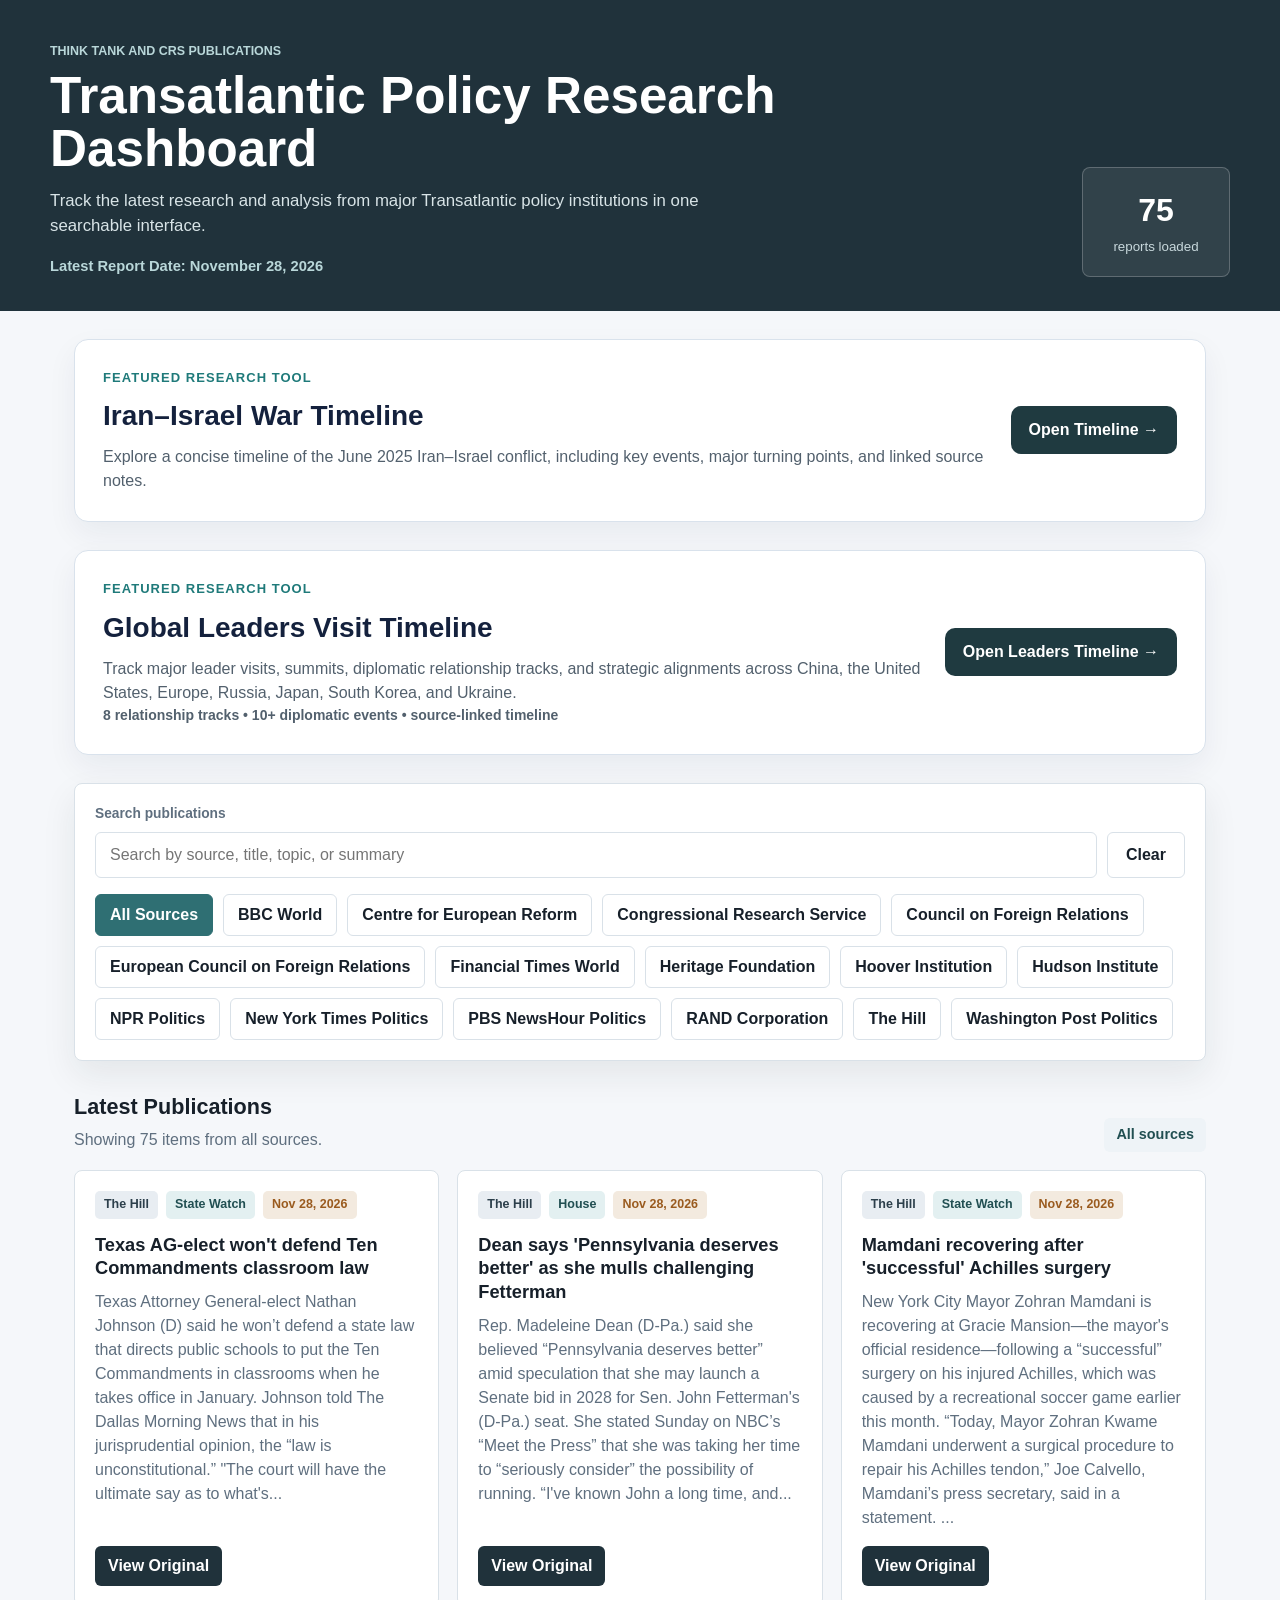
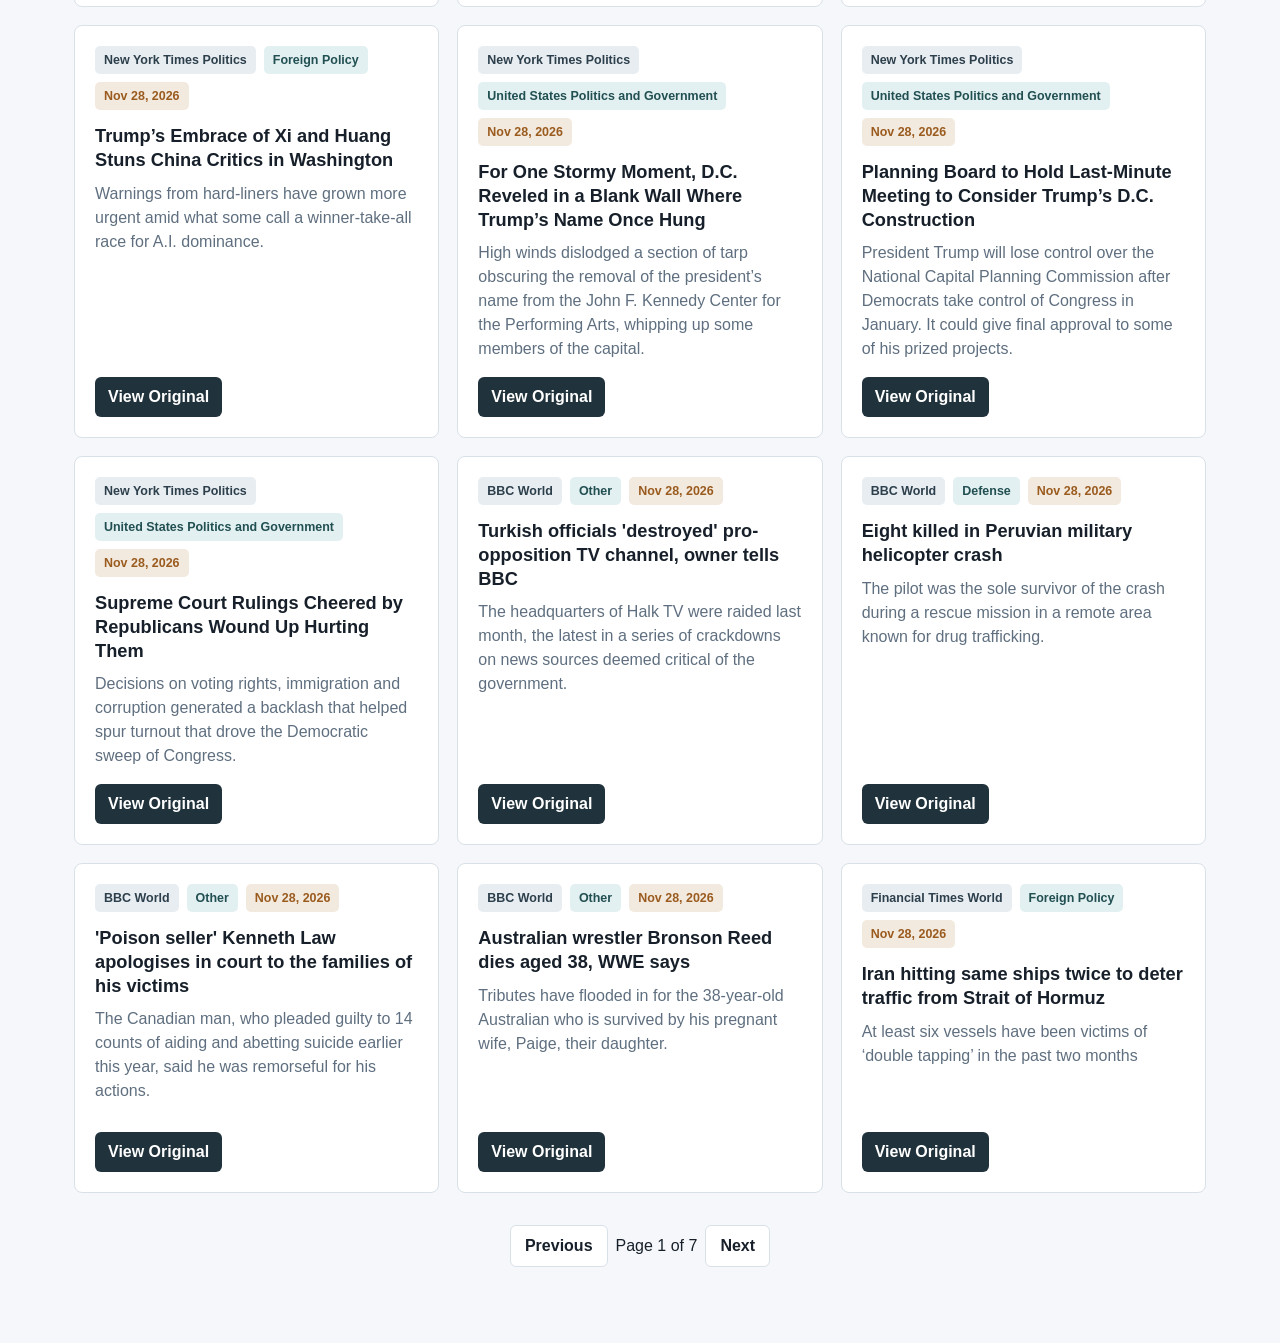
<file: index.html>
<!DOCTYPE html>
<html lang="en">
<head>
    <meta charset="UTF-8">
    <meta name="viewport" content="width=device-width, initial-scale=1.0">
    <title>Transatlantic Policy Research Dashboard</title>
    <link rel="stylesheet" href="styles.css">
</head>
<body>
    <header class="site-header">
        <div class="header-content">
            <div>
                <p class="eyebrow">Think Tank and CRS Publications</p>
                <h1>Transatlantic Policy Research Dashboard</h1>
                <p class="header-summary">
                    Track the latest research and analysis from major Transatlantic policy institutions in one searchable interface.
                </p>
                <div class="header-links">
                  </div>
                <p id="lastUpdated" class="last-updated">Last Updated: Loading</p>
            </div>
            <div class="header-stat" aria-label="Report count">
                <span id="reportCount">0</span>
                <small>reports loaded</small>
            </div>
        </div>
    </header>

    <main class="dashboard">
        <section class="featured-tool">
            <div>
              <p class="eyebrow">Featured Research Tool</p>
              <h2>Iran–Israel War Timeline</h2>
              <p>
                Explore a concise timeline of the June 2025 Iran–Israel conflict, including key events,
                major turning points, and linked source notes.
              </p>
            </div>
          
            <a href="timeline.html" class="featured-link">
              Open Timeline →
            </a>
          </section>
          <section class="featured-tool">
            <div>
              <p class="eyebrow">Featured Research Tool</p>
              <h2>Global Leaders Visit Timeline</h2>
              <p>
              Track major leader visits, summits, diplomatic relationship tracks, and strategic alignments across China, the United States, Europe, Russia, Japan, South Korea, and Ukraine.
              </p>
              <p class="featured-meta">
                8 relationship tracks • 10+ diplomatic events • source-linked timeline
                </p>
            </div>
          
            <a href="leaders-timeline.html" class="featured-link">
              Open Leaders Timeline →
            </a>
          </section>
        <section class="toolbar" aria-label="Publication search and filters">
            <label class="search-label" for="searchInput">Search publications</label>
            <div class="search-row">
                <input
                    id="searchInput"
                    type="search"
                    placeholder="Search by source, title, topic, or summary"
                    autocomplete="off"
                >
                <button id="clearSearch" type="button">Clear</button>
            </div>

            <div id="sourceFilters" class="filter-group" aria-label="Source filters">
                <button class="filter-button active" type="button" data-source="All">All Sources</button>
            </div>
        </section>

        <section class="results-header" aria-live="polite">
            <div>
                <h2>Latest Publications</h2>
                <p id="resultsSummary">Loading policy research.</p>
            </div>
            <span id="activeSource" class="active-category">All sources</span>
        </section>

        <section id="reportsGrid" class="reports-grid" aria-label="Policy research publications"></section>

        <section id="emptyState" class="empty-state" hidden>
            <h2>No reports found</h2>
            <p>Adjust the search term or choose another source filter.</p>
        </section>
    </main>

    <script src="script.js"></script>
</body>
</html>
</file>
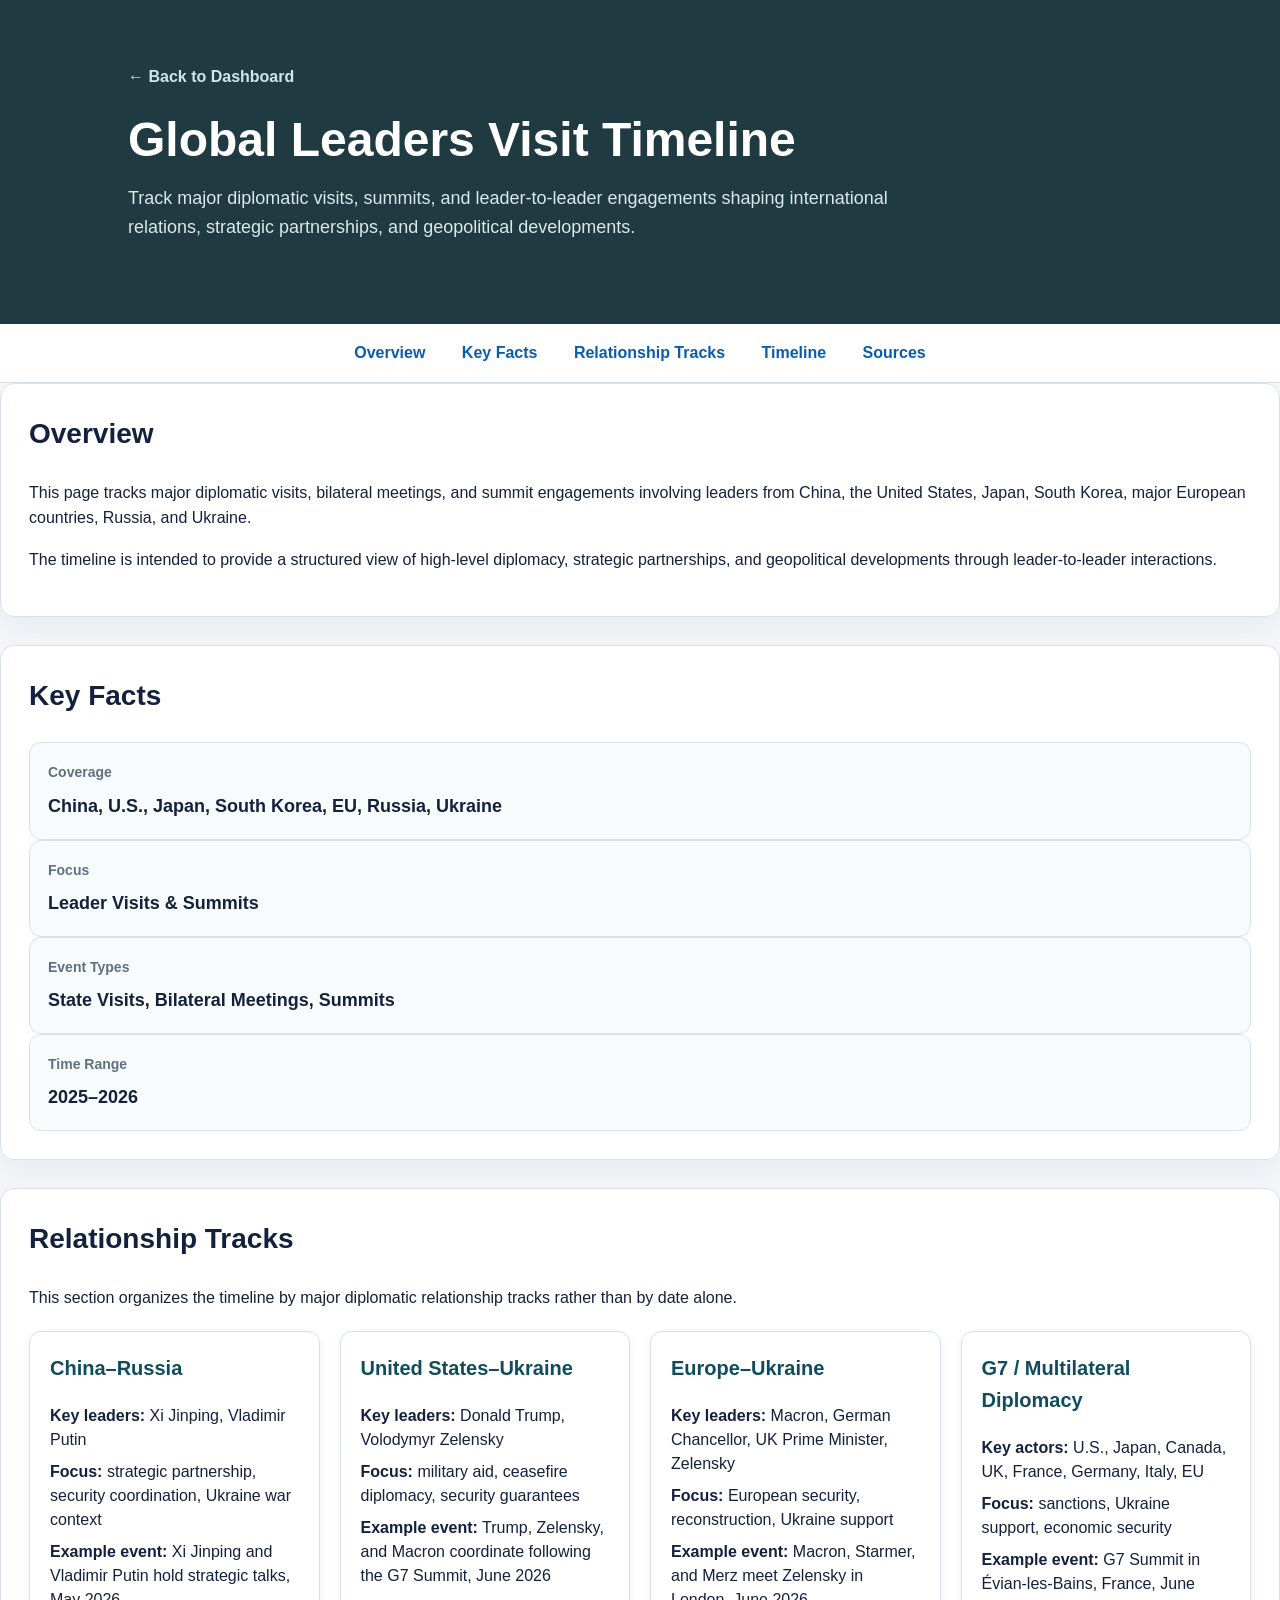
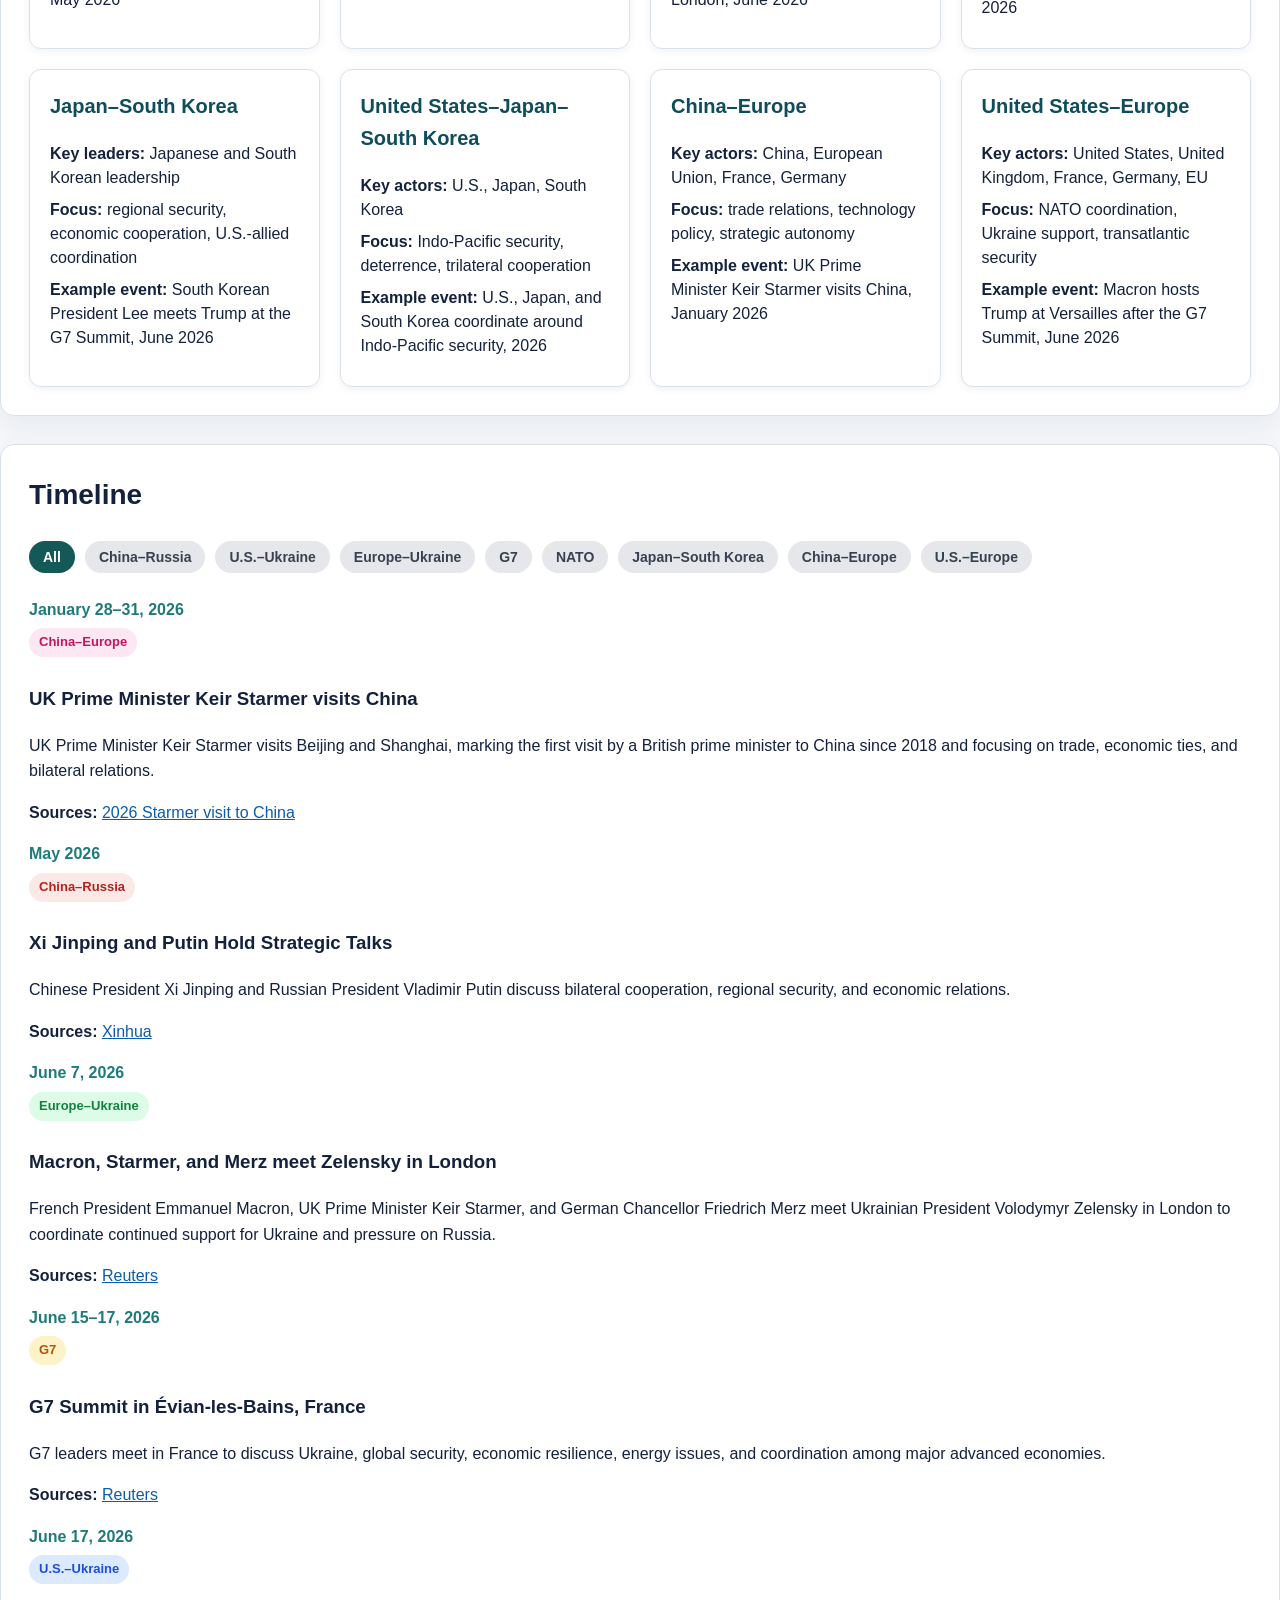
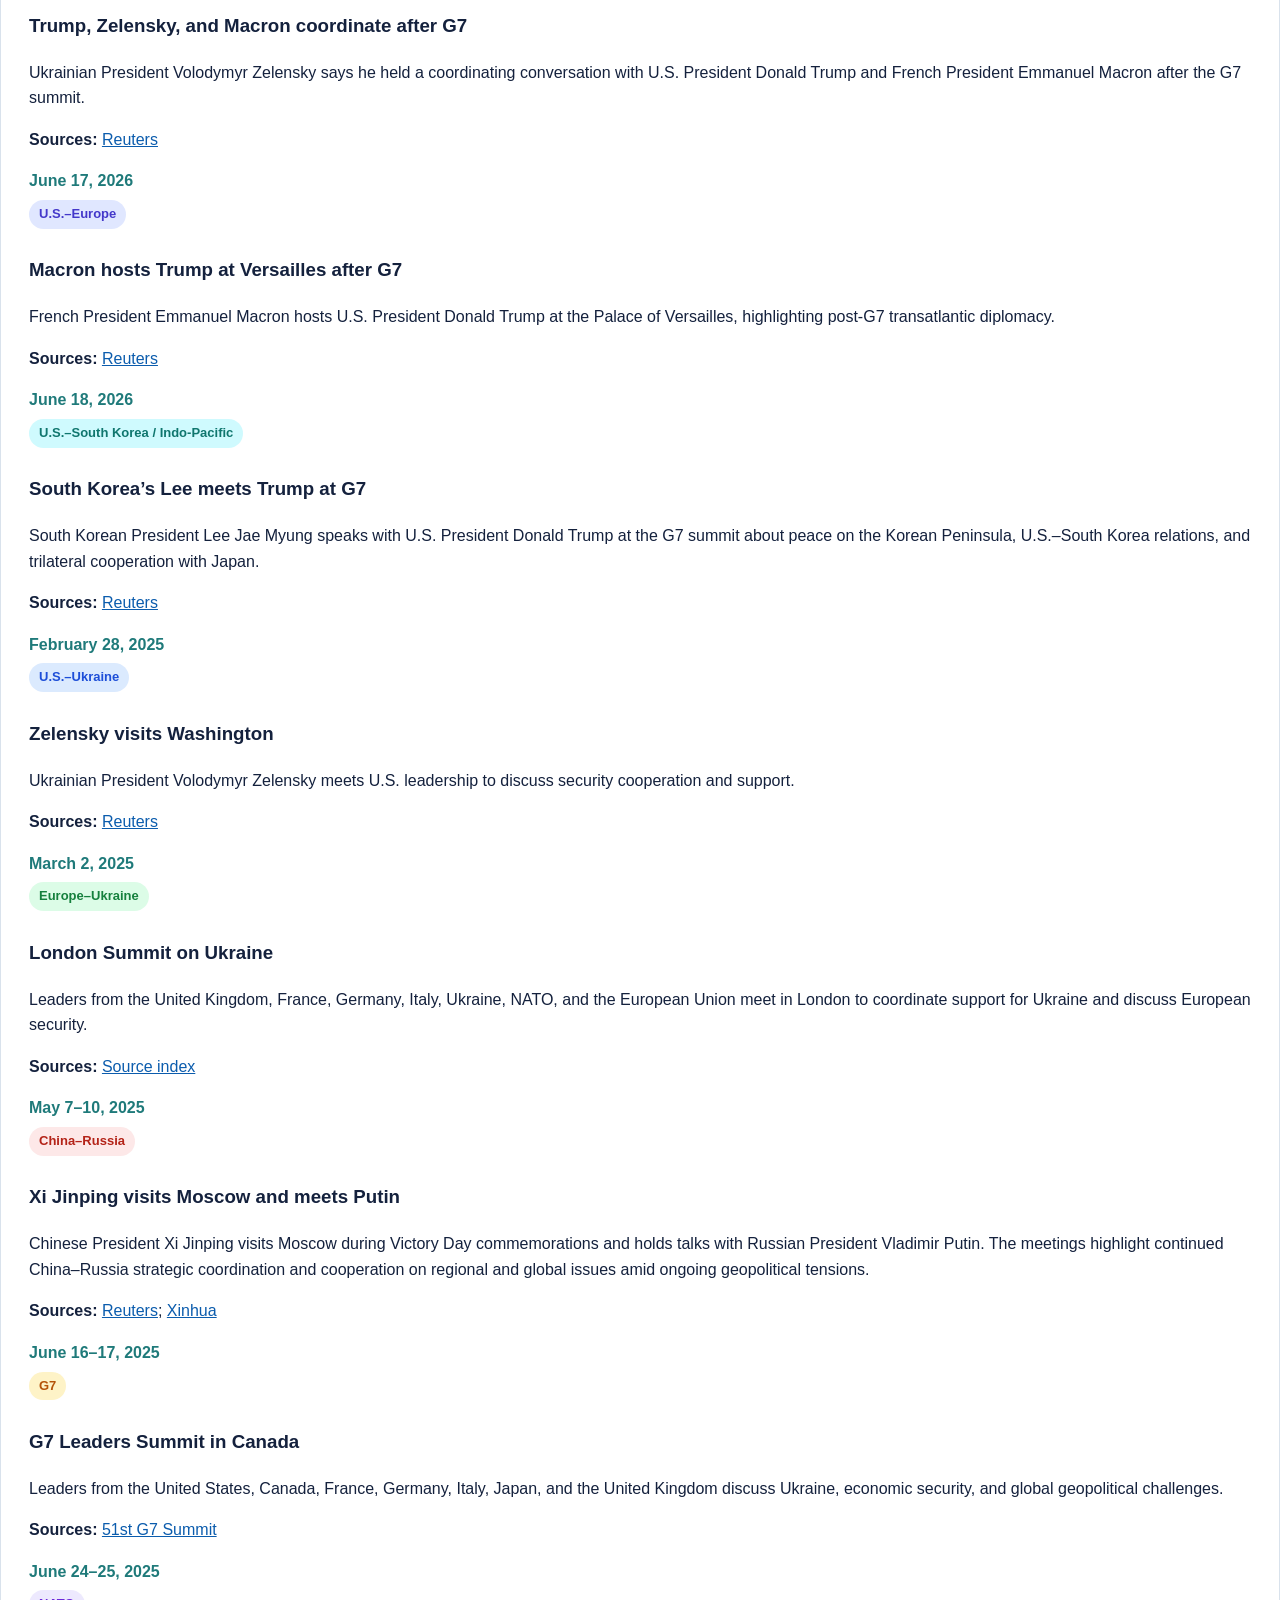
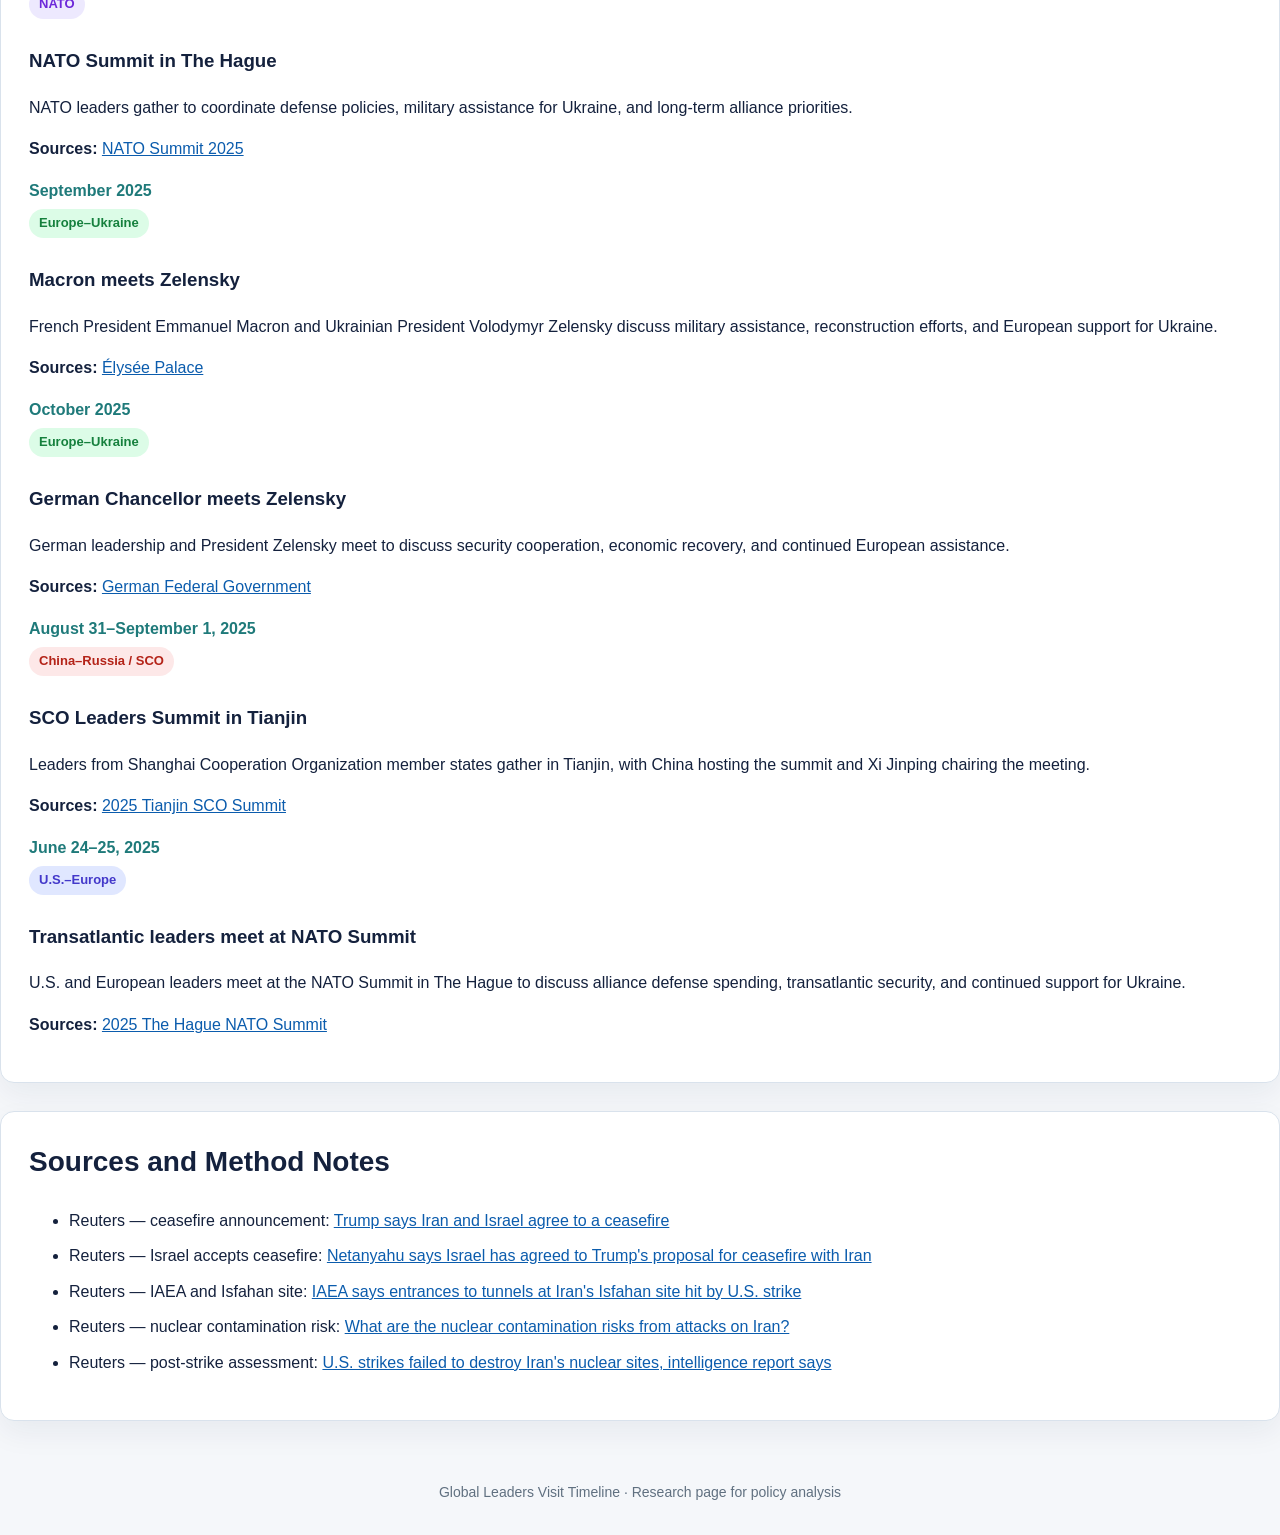
<file: leaders-timeline.html>
<!DOCTYPE html>
<html lang="en">
<head>
  <meta charset="UTF-8" />
  <meta name="viewport" content="width=device-width, initial-scale=1.0" />
  <title>Global Leaders Visit Timeline</title>
  <style>
    body {
      margin: 0;
      font-family: Arial, Helvetica, sans-serif;
      background: #f5f7fa;
      color: #14213d;
      line-height: 1.6;
    }

    header {
      background: #1f3a40;
      color: white;
      padding: 64px 10%;
    }

    header a {
      color: #cde7ea;
      text-decoration: none;
      font-weight: 700;
    }

    header h1 {
      font-size: 48px;
      margin: 24px 0 12px;
      line-height: 1.1;
    }

    header p {
      max-width: 780px;
      font-size: 18px;
      color: #d9e8ea;
    }

    <nav class="page-nav">
  <a href="#overview">Overview</a>
  <a href="#key-facts">Key Facts</a>
  <a href="#timeline">Timeline</a>
  <a href="#turning-points">Key Turning Points</a>
  <a href="#sources">Sources</a>
</nav>

    main {
      width: min(1100px, 90%);
      margin: 40px auto;
    }

    .section {
      background: white;
      border: 1px solid #d9e2ec;
      border-radius: 14px;
      padding: 28px;
      margin-bottom: 28px;
      box-shadow: 0 12px 30px rgba(20, 33, 61, 0.06);
    }

    h2 {
      margin-top: 0;
      font-size: 28px;
    }

    .timeline {
      display: grid;
      gap: 18px;
    }

    .event {
      border-left: 5px solid #1f7a7a;
      padding: 18px 20px;
      background: #f8fbfc;
      border-radius: 10px;
    }

    .event.turning-point {
      border-left-color: #c56b1d;
      background: #fff8f0;
    }

    .date {
      font-weight: 800;
      color: #1f7a7a;
      margin-bottom: 6px;
    }

    .event.turning-point .date {
      color: #a85010;
    }

    .tag {
      display: inline-block;
      margin-bottom: 8px;
      padding: 4px 10px;
      border-radius: 999px;
      background: #e5f2f2;
      color: #145858;
      font-size: 13px;
      font-weight: 700;
    }

    .tag.china-russia {
    background: #fde8e8;
    color: #b42318;
}

.tag.us-ukraine {
    background: #dbeafe;
    color: #1d4ed8;
}

.tag.europe-ukraine {
    background: #dcfce7;
    color: #15803d;
}

.tag.g7 {
    background: #fef3c7;
    color: #b45309;
}

.tag.nato {
    background: #ede9fe;
    color: #6d28d9;
}

.tag.japan-korea {
    background: #cffafe;
    color: #0f766e;
}

.tag.china-europe {
    background: #fce7f3;
    color: #be185d;
}

.tag.us-europe {
    background: #e0e7ff;
    color: #4338ca;
}

.timeline-filters {
    display: flex;
    flex-wrap: wrap;
    gap: 10px;
    margin-bottom: 24px;
}

.filter-btn {
    border: none;
    cursor: pointer;
    padding: 8px 14px;
    border-radius: 999px;
    font-size: 14px;
    font-weight: 600;
    background: #e5e7eb;
    color: #374151;
    transition: all 0.2s ease;
}

.filter-btn:hover {
    background: #d1d5db;
}

.filter-btn.active {
    background: #145858;
    color: white;
}

    .turning-point .tag {
      background: #fde8cf;
      color: #8a430a;
    }

    a {
      color: #0b5cad;
    }

    .sources li {
      margin-bottom: 10px;
    }
  
    .page-nav {
    background: white;
    padding: 16px 32px;
    text-align: center;
    border-bottom: 1px solid #d8dee9;
    }

    .page-nav a {
    margin: 0 16px;
    color: #0b5cad;
    font-weight: 600;
    text-decoration: none;
    }

    .page-nav a:hover {
    text-decoration: underline;
    }

    .track-grid {
  display: grid;
  grid-template-columns: repeat(auto-fit, minmax(280px, 1fr));
  gap: 20px;
  margin-top: 20px;
}

.track-card {
  background: #ffffff;
  border: 1px solid #d9e2ec;
  border-radius: 12px;
  padding: 20px;
  box-shadow: 0 2px 8px rgba(0, 0, 0, 0.06);
}

.track-card h3 {
  margin-top: 0;
  color: #0f4c5c;
  font-size: 20px;
}

.track-card p {
  margin: 8px 0;
  line-height: 1.5;
}

    footer {
      text-align: center;
      padding: 32px;
      color: #607080;
      font-size: 14px;
    }

    .facts-grid {
  display: grid;
  grid-template-columns: repeat(auto-fit, minmax(220px, 1fr));
  gap: 16px;
}

.fact-card {
  background: #f8fbfc;
  border: 1px solid #d9e2ec;
  border-radius: 12px;
  padding: 18px;
}

.fact-card span {
  display: block;
  color: #607080;
  font-size: 14px;
  font-weight: 700;
  margin-bottom: 8px;
}

.fact-card strong {
  font-size: 18px;
  color: #14213d;
}
  </style>
</head>
<body>
  <header>
    <a href="index.html">← Back to Dashboard</a>
    <h1>Global Leaders Visit Timeline</h1>
    <p>
    Track major diplomatic visits, summits, and leader-to-leader engagements shaping international relations, strategic partnerships, and geopolitical developments.
    </p>
  </header>

  <nav class="page-nav">
    <a href="#overview">Overview</a>
    <a href="#key-facts">Key Facts</a>
    <a href="#relationship-tracks">Relationship Tracks</a>
    <a href="#timeline">Timeline</a>
    <a href="#sources">Sources</a>
</nav>

  <main>
    <section id="overview" class="section">
      <h2>Overview</h2>
      <p>
        This page tracks major diplomatic visits, bilateral meetings, and summit engagements involving leaders from China, the United States, Japan, South Korea, major European countries, Russia, and Ukraine.
        </p>
        
        <p>
        The timeline is intended to provide a structured view of high-level diplomacy, strategic partnerships, and geopolitical developments through leader-to-leader interactions.
        </p>
    </section>
    
    <section id="key-facts" class="section">
        <h2>Key Facts</h2>
      
        <div class="fact-card">
          <span>Coverage</span>
          <strong>China, U.S., Japan, South Korea, EU, Russia, Ukraine</strong>
        </div>
        
        <div class="fact-card">
          <span>Focus</span>
          <strong>Leader Visits & Summits</strong>
        </div>
        
        <div class="fact-card">
          <span>Event Types</span>
          <strong>State Visits, Bilateral Meetings, Summits</strong>
        </div>
        
        <div class="fact-card">
          <span>Time Range</span>
          <strong>2025–2026</strong>
        </div>
      
        </div>
      </section>

      <section class="section" id="relationship-tracks">
        <h2>Relationship Tracks</h2>
        <p>
          This section organizes the timeline by major diplomatic relationship tracks rather than by date alone.
        </p>
      
        <div class="track-grid">
          <div class="track-card">
            <h3>China–Russia</h3>
            <p><strong>Key leaders:</strong> Xi Jinping, Vladimir Putin</p>
            <p><strong>Focus:</strong> strategic partnership, security coordination, Ukraine war context</p>
            <p><strong>Example event:</strong> Xi Jinping and Vladimir Putin hold strategic talks, May 2026</p>
          </div>
      
          <div class="track-card">
            <h3>United States–Ukraine</h3>
            <p><strong>Key leaders:</strong> Donald Trump, Volodymyr Zelensky</p>
            <p><strong>Focus:</strong> military aid, ceasefire diplomacy, security guarantees</p>
            <p><strong>Example event:</strong> Trump, Zelensky, and Macron coordinate following the G7 Summit, June 2026</p>
          </div>
      
          <div class="track-card">
            <h3>Europe–Ukraine</h3>
            <p><strong>Key leaders:</strong> Macron, German Chancellor, UK Prime Minister, Zelensky</p>
            <p><strong>Focus:</strong> European security, reconstruction, Ukraine support</p>
            <p><strong>Example event:</strong> Macron, Starmer, and Merz meet Zelensky in London, June 2026</p>
          </div>
      
          <div class="track-card">
            <h3>G7 / Multilateral Diplomacy</h3>
            <p><strong>Key actors:</strong> U.S., Japan, Canada, UK, France, Germany, Italy, EU</p>
            <p><strong>Focus:</strong> sanctions, Ukraine support, economic security</p>
            <p><strong>Example event:</strong> G7 Summit in Évian-les-Bains, France, June 2026</p>
          </div>
      
          <div class="track-card">
            <h3>Japan–South Korea</h3>
            <p><strong>Key leaders:</strong> Japanese and South Korean leadership</p>
            <p><strong>Focus:</strong> regional security, economic cooperation, U.S.-allied coordination</p>
            <p><strong>Example event:</strong> South Korean President Lee meets Trump at the G7 Summit, June 2026</p>
          </div>
      
          <div class="track-card">
            <h3>United States–Japan–South Korea</h3>
            <p><strong>Key actors:</strong> U.S., Japan, South Korea</p>
            <p><strong>Focus:</strong> Indo-Pacific security, deterrence, trilateral cooperation</p>
            <p><strong>Example event:</strong> U.S., Japan, and South Korea coordinate around Indo-Pacific security, 2026</p>
          </div>

          <div class="track-card">
            <h3>China–Europe</h3>
            <p><strong>Key actors:</strong> China, European Union, France, Germany</p>
            <p><strong>Focus:</strong> trade relations, technology policy, strategic autonomy</p>
            <p><strong>Example event:</strong> UK Prime Minister Keir Starmer visits China, January 2026</p>
          </div>

          <div class="track-card">
            <h3>United States–Europe</h3>
            <p><strong>Key actors:</strong> United States, United Kingdom, France, Germany, EU</p>
            <p><strong>Focus:</strong> NATO coordination, Ukraine support, transatlantic security</p>
            <p><strong>Example event:</strong> Macron hosts Trump at Versailles after the G7 Summit, June 2026</p>
          </div>
        </div>
      </section>
      
    <section id="timeline" class="section">
      <h2>Timeline</h2>
      <div class="timeline-filters">
        <button class="filter-btn active" data-filter="all">All</button>
        <button class="filter-btn" data-filter="china-russia">China–Russia</button>
        <button class="filter-btn" data-filter="us-ukraine">U.S.–Ukraine</button>
        <button class="filter-btn" data-filter="europe-ukraine">Europe–Ukraine</button>
        <button class="filter-btn" data-filter="g7">G7</button>
        <button class="filter-btn" data-filter="nato">NATO</button>
        <button class="filter-btn" data-filter="japan-korea">Japan–South Korea</button>
        <button class="filter-btn" data-filter="china-europe">China–Europe</button>
        <button class="filter-btn" data-filter="us-europe">U.S.–Europe</button>
    </div>
    <div class="timeline-item" data-track="china-europe">
      <div class="date">January 28–31, 2026</div>
      <span class="tag china-europe">China–Europe</span>
      <h3>UK Prime Minister Keir Starmer visits China</h3>
      <p>
        UK Prime Minister Keir Starmer visits Beijing and Shanghai, marking the first visit by a British prime minister to China since 2018 and focusing on trade, economic ties, and bilateral relations.
      </p>
      <p class="source">
        <strong>Sources:</strong>
        <a href="https://en.wikipedia.org/wiki/2026_visit_by_Keir_Starmer_to_China" target="_blank" rel="noopener noreferrer">2026 Starmer visit to China</a>
      </p>
    </div>

<div class="timeline-item" data-track="china-russia">
  <div class="date">May 2026</div>
  <span class="tag china-russia">China–Russia</span>
  <h3>Xi Jinping and Putin Hold Strategic Talks</h3>
  <p>
      Chinese President Xi Jinping and Russian President Vladimir Putin
      discuss bilateral cooperation, regional security, and economic relations.
  </p>
  <p class="source">
      <strong>Sources:</strong>
      <a href="https://english.news.cn/" target="_blank" rel="noopener noreferrer">
          Xinhua
      </a>
  </p>
</div>
    
    <div class="timeline-item" data-track="europe-ukraine">
      <div class="date">June 7, 2026</div>
      <span class="tag europe-ukraine">Europe–Ukraine</span>
      <h3>Macron, Starmer, and Merz meet Zelensky in London</h3>
      <p>
        French President Emmanuel Macron, UK Prime Minister Keir Starmer, and German Chancellor Friedrich Merz meet Ukrainian President Volodymyr Zelensky in London to coordinate continued support for Ukraine and pressure on Russia.
      </p>
      <p class="source">
        <strong>Sources:</strong>
        <a href="https://www.reuters.com/world/europe/macron-starmer-merz-meet-zelenskiy-london-june-7-elysee-says-2026-06-05/" target="_blank" rel="noopener noreferrer">Reuters</a>
      </p>
    </div>
    
    <div class="timeline-item" data-track="g7">
      <div class="date">June 15–17, 2026</div>
      <span class="tag g7">G7</span>
      <h3>G7 Summit in Évian-les-Bains, France</h3>
      <p>
        G7 leaders meet in France to discuss Ukraine, global security, economic resilience, energy issues, and coordination among major advanced economies.
      </p>
      <p class="source">
        <strong>Sources:</strong>
        <a href="https://www.reuters.com/world/americas/next-g7-leaders-summit-take-place-evian-french-alps-macron-2025-06-17/" target="_blank" rel="noopener noreferrer">Reuters</a>
      </p>
    </div>
    
    <div class="timeline-item" data-track="us-ukraine">
      <div class="date">June 17, 2026</div>
      <span class="tag us-ukraine">U.S.–Ukraine</span>
      <h3>Trump, Zelensky, and Macron coordinate after G7</h3>
      <p>
        Ukrainian President Volodymyr Zelensky says he held a coordinating conversation with U.S. President Donald Trump and French President Emmanuel Macron after the G7 summit.
      </p>
      <p class="source">
        <strong>Sources:</strong>
        <a href="https://www.reuters.com/business/aerospace-defense/ukraines-zelenskiy-says-he-spoke-trump-macron-after-g7-summit-2026-06-17/" target="_blank" rel="noopener noreferrer">Reuters</a>
      </p>
    </div>
    
    <div class="timeline-item" data-track="us-europe">
      <div class="date">June 17, 2026</div>
      <span class="tag us-europe">U.S.–Europe</span>
      <h3>Macron hosts Trump at Versailles after G7</h3>
      <p>
        French President Emmanuel Macron hosts U.S. President Donald Trump at the Palace of Versailles, highlighting post-G7 transatlantic diplomacy.
      </p>
      <p class="source">
        <strong>Sources:</strong>
        <a href="https://www.reuters.com/world/frances-macron-hosts-trump-versailles-palace-2026-06-17/" target="_blank" rel="noopener noreferrer">Reuters</a>
      </p>
    </div>
    
    <div class="timeline-item" data-track="japan-korea">
      <div class="date">June 18, 2026</div>
      <span class="tag japan-korea">U.S.–South Korea / Indo-Pacific</span>
      <h3>South Korea’s Lee meets Trump at G7</h3>
      <p>
        South Korean President Lee Jae Myung speaks with U.S. President Donald Trump at the G7 summit about peace on the Korean Peninsula, U.S.–South Korea relations, and trilateral cooperation with Japan.
      </p>
      <p class="source">
        <strong>Sources:</strong>
        <a href="https://www.reuters.com/world/asia-pacific/south-koreas-lee-leaves-g7-with-trumps-pen-after-talks-about-peace-peninsula-2026-06-18/" target="_blank" rel="noopener noreferrer">Reuters</a>
      </p>
    </div>
      <div class="timeline-item" data-track="us-ukraine">
        <div class="date">February 28, 2025</div>
        <span class="tag us-ukraine">U.S.–Ukraine</span>
        <h3>Zelensky visits Washington</h3>
        <p>
          Ukrainian President Volodymyr Zelensky meets U.S. leadership to discuss security cooperation and support.
        </p>
        <p class="source">
          <strong>Sources:</strong>
          <a href="https://www.reuters.com/world/trump-zelenskiy-did-not-sign-minerals-deal-white-house-says-2025-02-28/" target="_blank" rel="noopener noreferrer">Reuters</a>
        </p>
      </div>

      <div class="timeline-item" data-track="europe-ukraine">
        <div class="date">March 2, 2025</div>
        <span class="tag europe-ukraine">Europe–Ukraine</span>
        <h3>London Summit on Ukraine</h3>
        <p>
            Leaders from the United Kingdom, France, Germany, Italy, Ukraine, NATO, and the European Union meet in London to coordinate support for Ukraine and discuss European security.
        </p>
        <p class="source">
          <strong>Sources:</strong>
          <a href="https://en.wikipedia.org/wiki/2025_London_Summit_on_Ukraine" target="_blank" rel="noopener noreferrer">Source index</a>
        </p>
    </div>

    <div class="timeline-item" data-track="china-russia">
      <div class="date">May 7–10, 2025</div>
      <span class="tag china-russia">China–Russia</span>
      <h3>Xi Jinping visits Moscow and meets Putin</h3>
      <p>
          Chinese President Xi Jinping visits Moscow during Victory Day commemorations and holds talks with Russian President Vladimir Putin. The meetings highlight continued China–Russia strategic coordination and cooperation on regional and global issues amid ongoing geopolitical tensions.
      </p>
      <p class="source">
        <strong>Sources:</strong>
        <a href="https://www.reuters.com/" target="_blank" rel="noopener noreferrer">Reuters</a>;
        <a href="https://www.xinhuanet.com/" target="_blank" rel="noopener noreferrer">Xinhua</a>
      </p>
  </div>  
    
    <div class="timeline-item" data-track="g7">
        <div class="date">June 16–17, 2025</div>
        <span class="tag g7">G7</span>
        <h3>G7 Leaders Summit in Canada</h3>
        <p>
            Leaders from the United States, Canada, France, Germany, Italy, Japan, and the United Kingdom discuss Ukraine, economic security, and global geopolitical challenges.
        </p>
        <p class="source">
          <strong>Sources:</strong>
          <a href="https://en.wikipedia.org/wiki/51st_G7_summit" target="_blank" rel="noopener noreferrer">51st G7 Summit</a>
        </p>
    </div>
    
    <div class="timeline-item" data-track="nato">
        <div class="date">June 24–25, 2025</div>
        <span class="tag nato">NATO</span>
        <h3>NATO Summit in The Hague</h3>
        <p>
            NATO leaders gather to coordinate defense policies, military assistance for Ukraine, and long-term alliance priorities.
        </p>
        <p class="source">
          <strong>Sources:</strong>
          <a href="https://www.nato.int/cps/en/natohq/events_232412.htm" target="_blank" rel="noopener noreferrer">NATO Summit 2025</a>
        </p>
    </div>
    
    <div class="timeline-item" data-track="europe-ukraine">
        <div class="date">September 2025</div>
        <span class="tag europe-ukraine">Europe–Ukraine</span>
        <h3>Macron meets Zelensky</h3>
        <p>
            French President Emmanuel Macron and Ukrainian President Volodymyr Zelensky discuss military assistance, reconstruction efforts, and European support for Ukraine.
        </p>
        <p class="source">
          <strong>Sources:</strong>
          <a href="https://www.elysee.fr/en/" target="_blank" rel="noopener noreferrer">Élysée Palace</a>
        </p>
    </div>
    
    <div class="timeline-item" data-track="europe-ukraine">
        <div class="date">October 2025</div>
        <span class="tag europe-ukraine">Europe–Ukraine</span>
        <h3>German Chancellor meets Zelensky</h3>
        <p>
            German leadership and President Zelensky meet to discuss security cooperation, economic recovery, and continued European assistance.
        </p>
        <p class="source">
          <strong>Sources:</strong>
          <a href="https://www.bundesregierung.de/breg-en" target="_blank" rel="noopener noreferrer">German Federal Government</a>
        </p>
    </div>
    
    <div class="timeline-item" data-track="china-russia">
      <div class="date">August 31–September 1, 2025</div>
      <span class="tag china-russia">China–Russia / SCO</span>
      <h3>SCO Leaders Summit in Tianjin</h3>
      <p>
        Leaders from Shanghai Cooperation Organization member states gather in Tianjin, with China hosting the summit and Xi Jinping chairing the meeting.
      </p>
      <p class="source">
        <strong>Sources:</strong>
        <a href="https://en.wikipedia.org/wiki/2025_Tianjin_SCO_summit" target="_blank" rel="noopener noreferrer">2025 Tianjin SCO Summit</a>
      </p>
    </div>
    
    <div class="timeline-item" data-track="us-europe">
      <div class="date">June 24–25, 2025</div>
      <span class="tag us-europe">U.S.–Europe</span>
      <h3>Transatlantic leaders meet at NATO Summit</h3>
      <p>
        U.S. and European leaders meet at the NATO Summit in The Hague to discuss alliance defense spending, transatlantic security, and continued support for Ukraine.
      </p>
      <p class="source">
        <strong>Sources:</strong>
        <a href="https://en.wikipedia.org/wiki/2025_The_Hague_NATO_summit" target="_blank" rel="noopener noreferrer">2025 The Hague NATO Summit</a>
      </p>
    </div>
    </section>

    <section id="sources" class="section">
      <h2>Sources and Method Notes</h2>
      <ul class="sources">
        <li>
          Reuters — ceasefire announcement:
          <a href="https://www.reuters.com/world/middle-east/trump-says-iran-israel-agree-ceasefire-2025-06-23/" target="_blank" rel="noopener noreferrer">
            Trump says Iran and Israel agree to a ceasefire
          </a>
        </li>
        <li>
          Reuters — Israel accepts ceasefire:
          <a href="https://www.reuters.com/world/middle-east/netanyahu-says-israel-has-agreed-trumps-proposal-ceasefire-with-iran-2025-06-24/" target="_blank" rel="noopener noreferrer">
            Netanyahu says Israel has agreed to Trump's proposal for ceasefire with Iran
          </a>
        </li>
        <li>
          Reuters — IAEA and Isfahan site:
          <a href="https://www.reuters.com/world/middle-east/iaea-says-entrances-tunnels-irans-isfahan-site-hit-by-us-strike-2025-06-22/" target="_blank" rel="noopener noreferrer">
            IAEA says entrances to tunnels at Iran's Isfahan site hit by U.S. strike
          </a>
        </li>
        <li>
          Reuters — nuclear contamination risk:
          <a href="https://www.reuters.com/world/middle-east/what-are-nuclear-contamination-risks-attacks-iran-2025-06-22/" target="_blank" rel="noopener noreferrer">
            What are the nuclear contamination risks from attacks on Iran?
          </a>
        </li>
        <li>
          Reuters — post-strike assessment:
          <a href="https://www.reuters.com/world/middle-east/trump-announces-israel-iran-ceasefire-2025-06-23/" target="_blank" rel="noopener noreferrer">
            U.S. strikes failed to destroy Iran's nuclear sites, intelligence report says
          </a>
        </li>
      </ul>
    </section>
  </main>

  <footer>
    Global Leaders Visit Timeline · Research page for policy analysis
  </footer>
  <script>
    const filterButtons = document.querySelectorAll(".filter-btn");
    const timelineItems = document.querySelectorAll(".timeline-item");
    
    filterButtons.forEach(button => {
        button.addEventListener("click", () => {
    
            filterButtons.forEach(btn => {
                btn.classList.remove("active");
            });
    
            button.classList.add("active");
    
            const filter = button.dataset.filter;
    
            timelineItems.forEach(item => {
    
                if (
                    filter === "all" ||
                    item.dataset.track === filter
                ) {
                    item.style.display = "block";
                } else {
                    item.style.display = "none";
                }
    
            });
        });
    });
    </script>
</body>
</html>
</file>
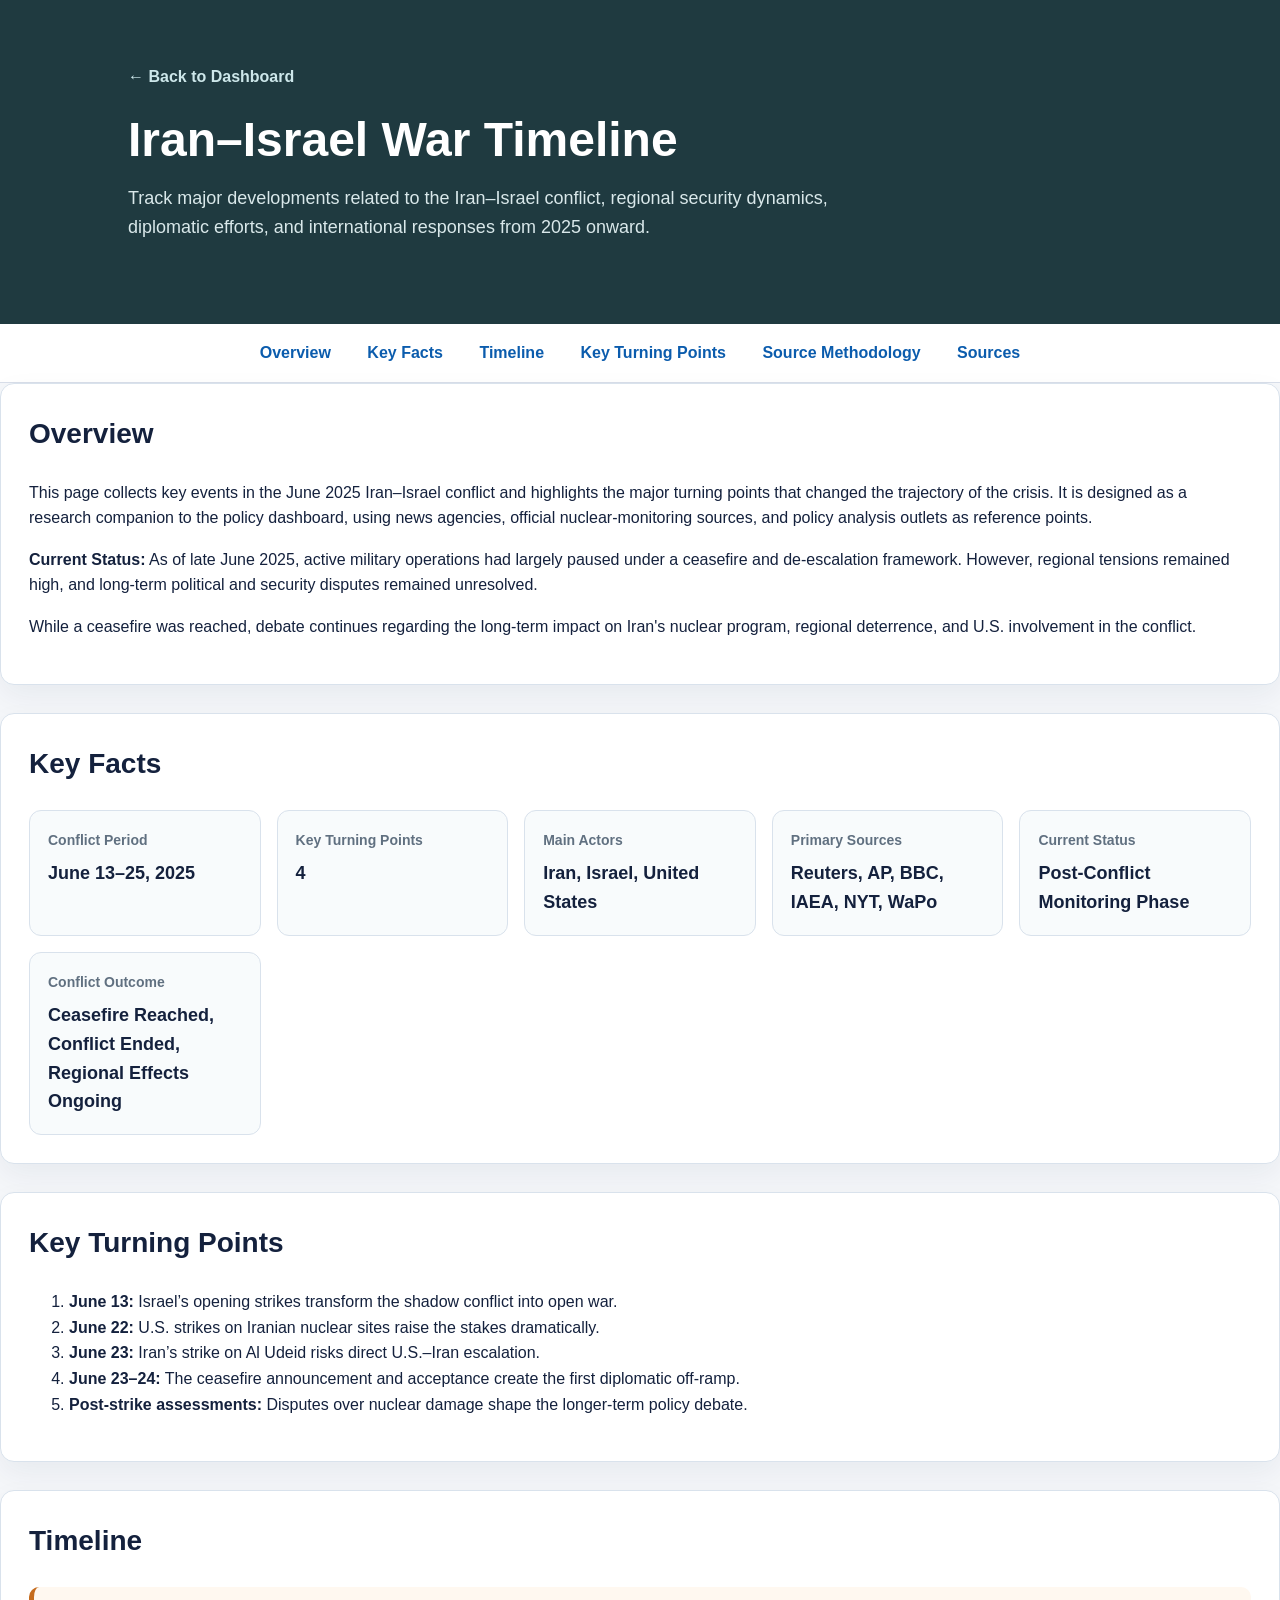
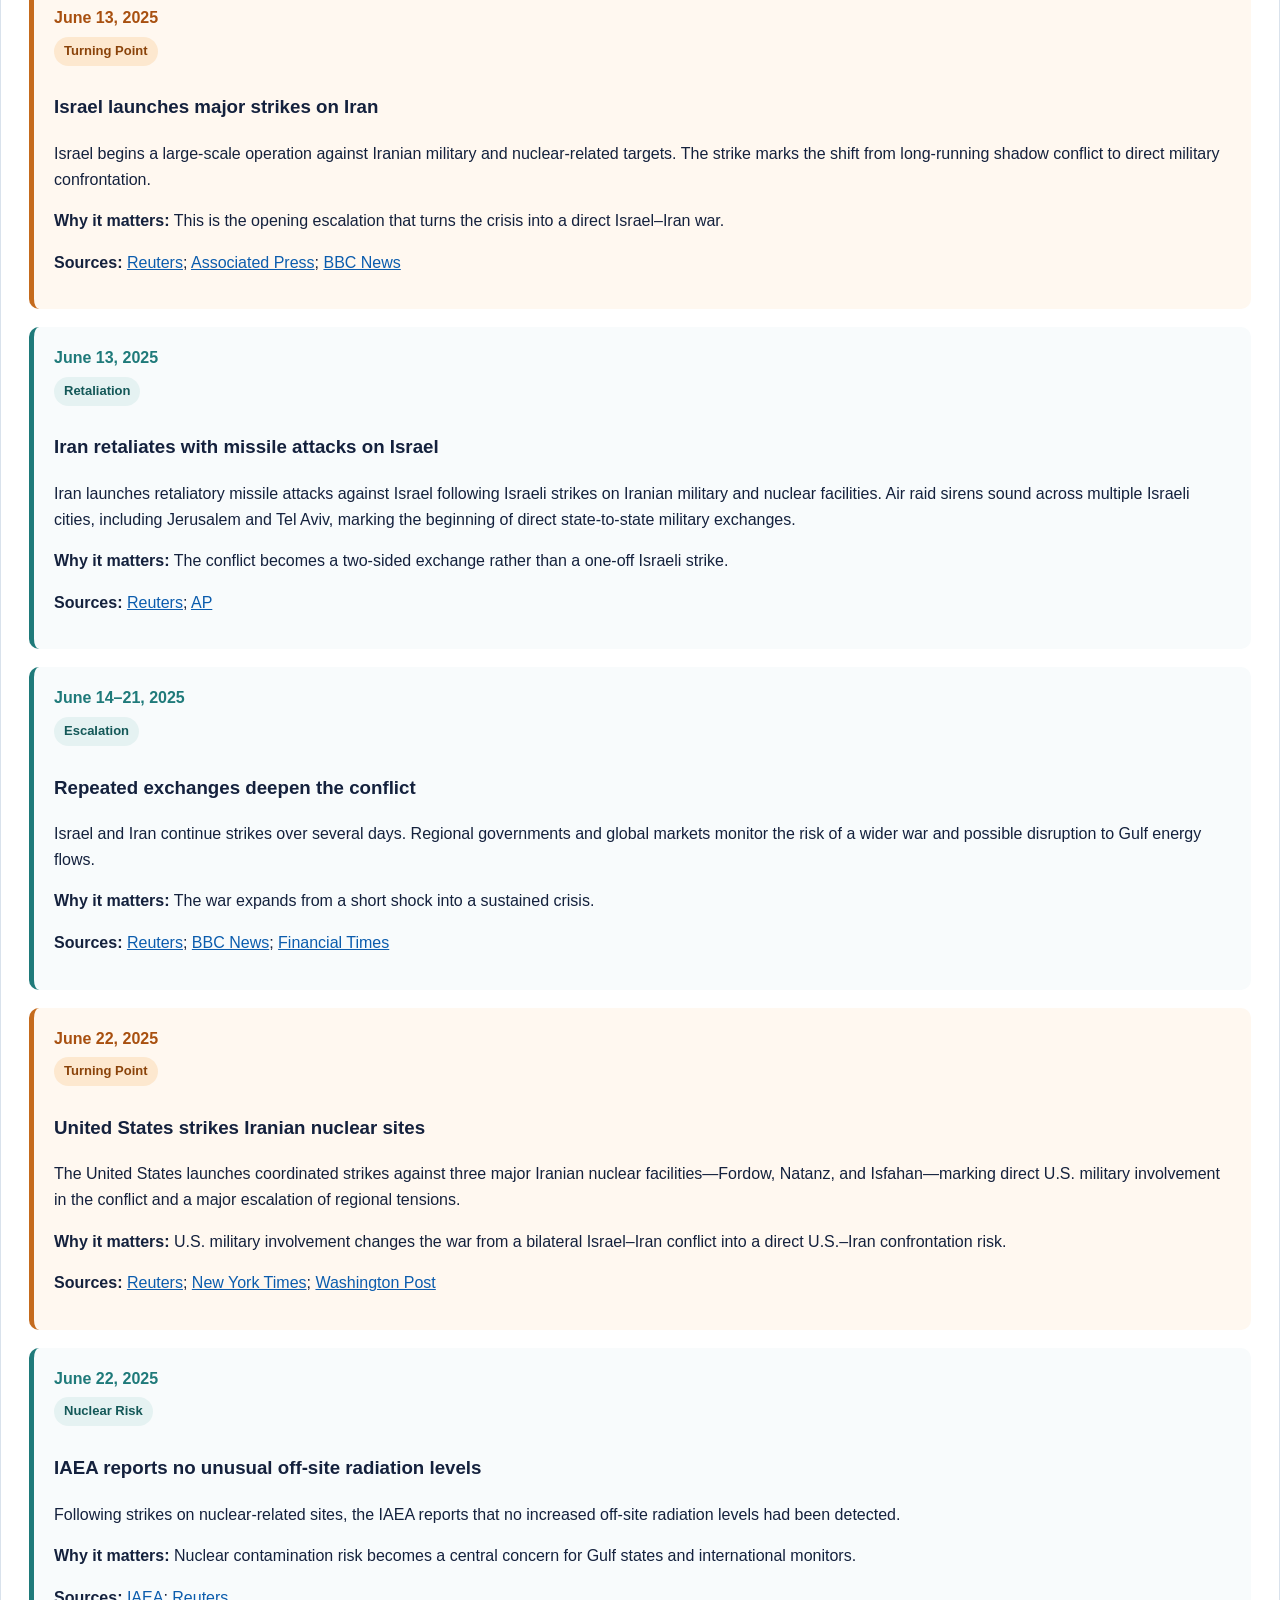
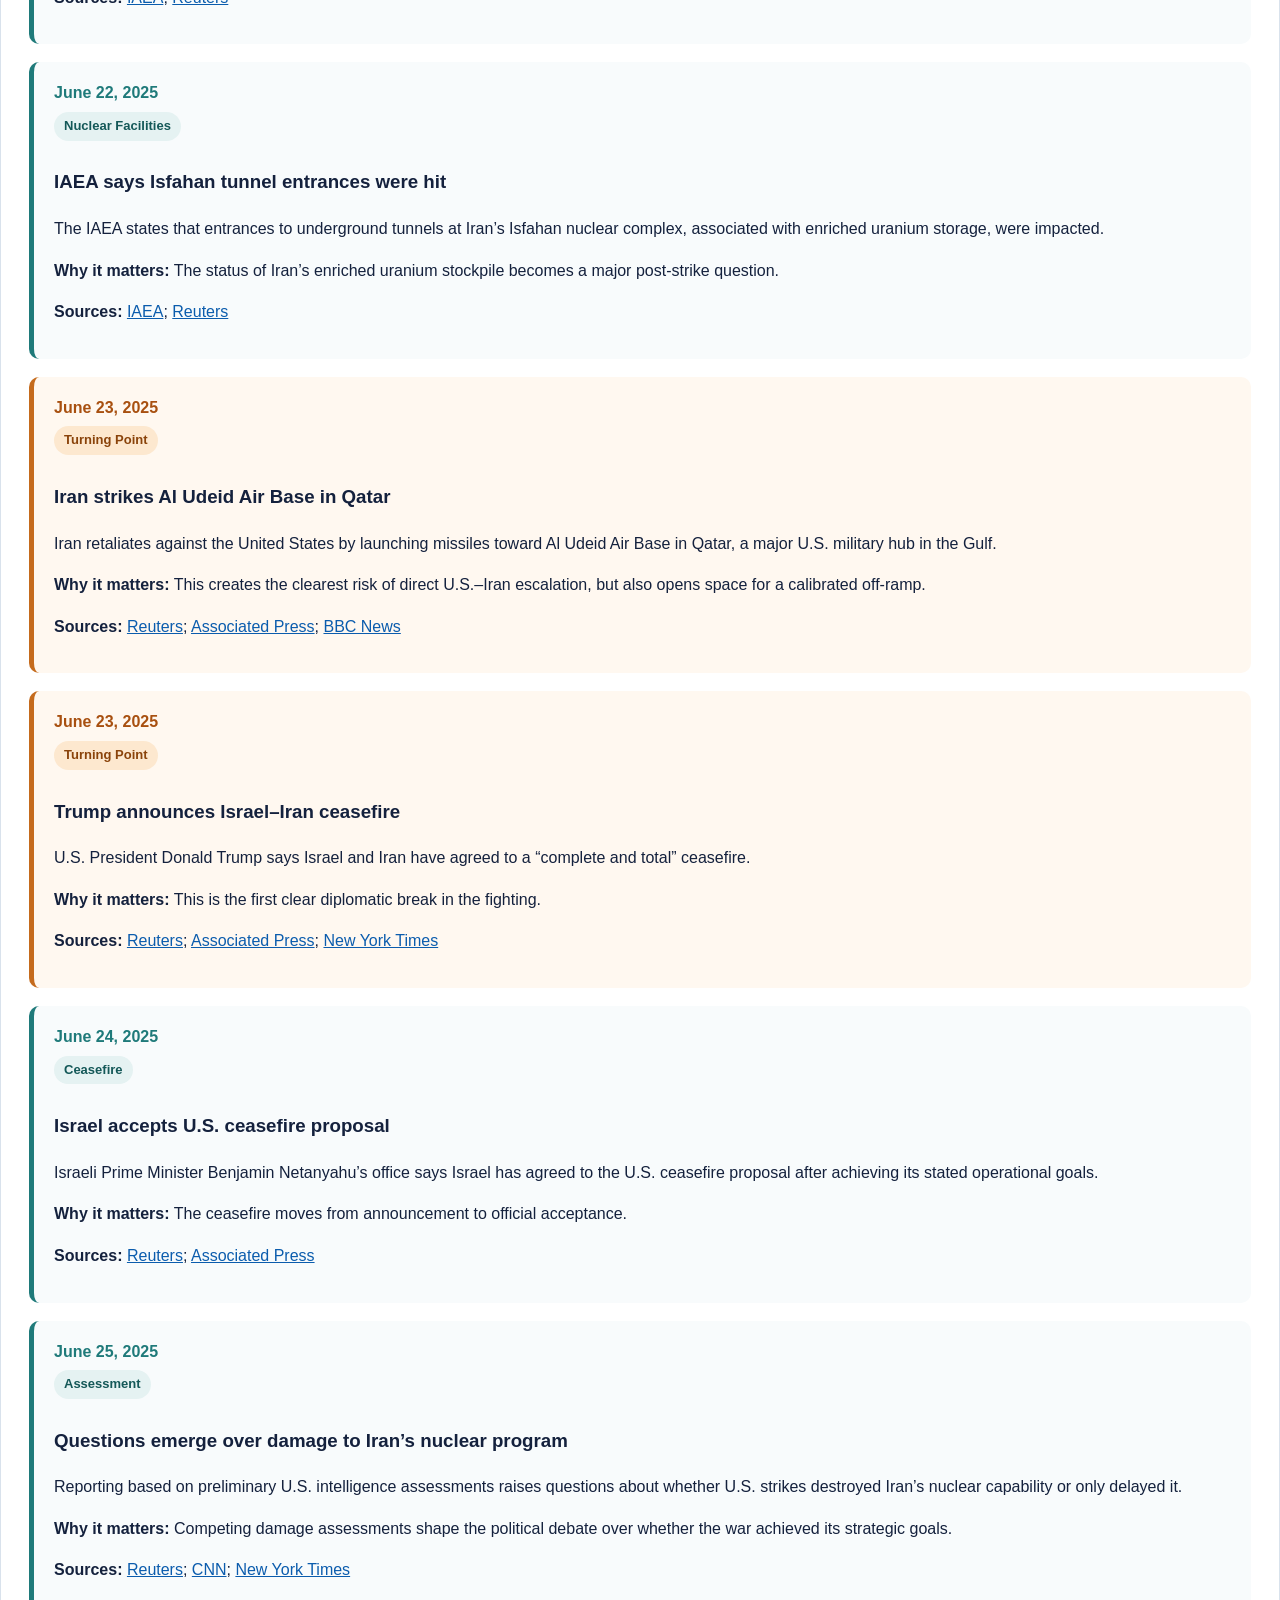
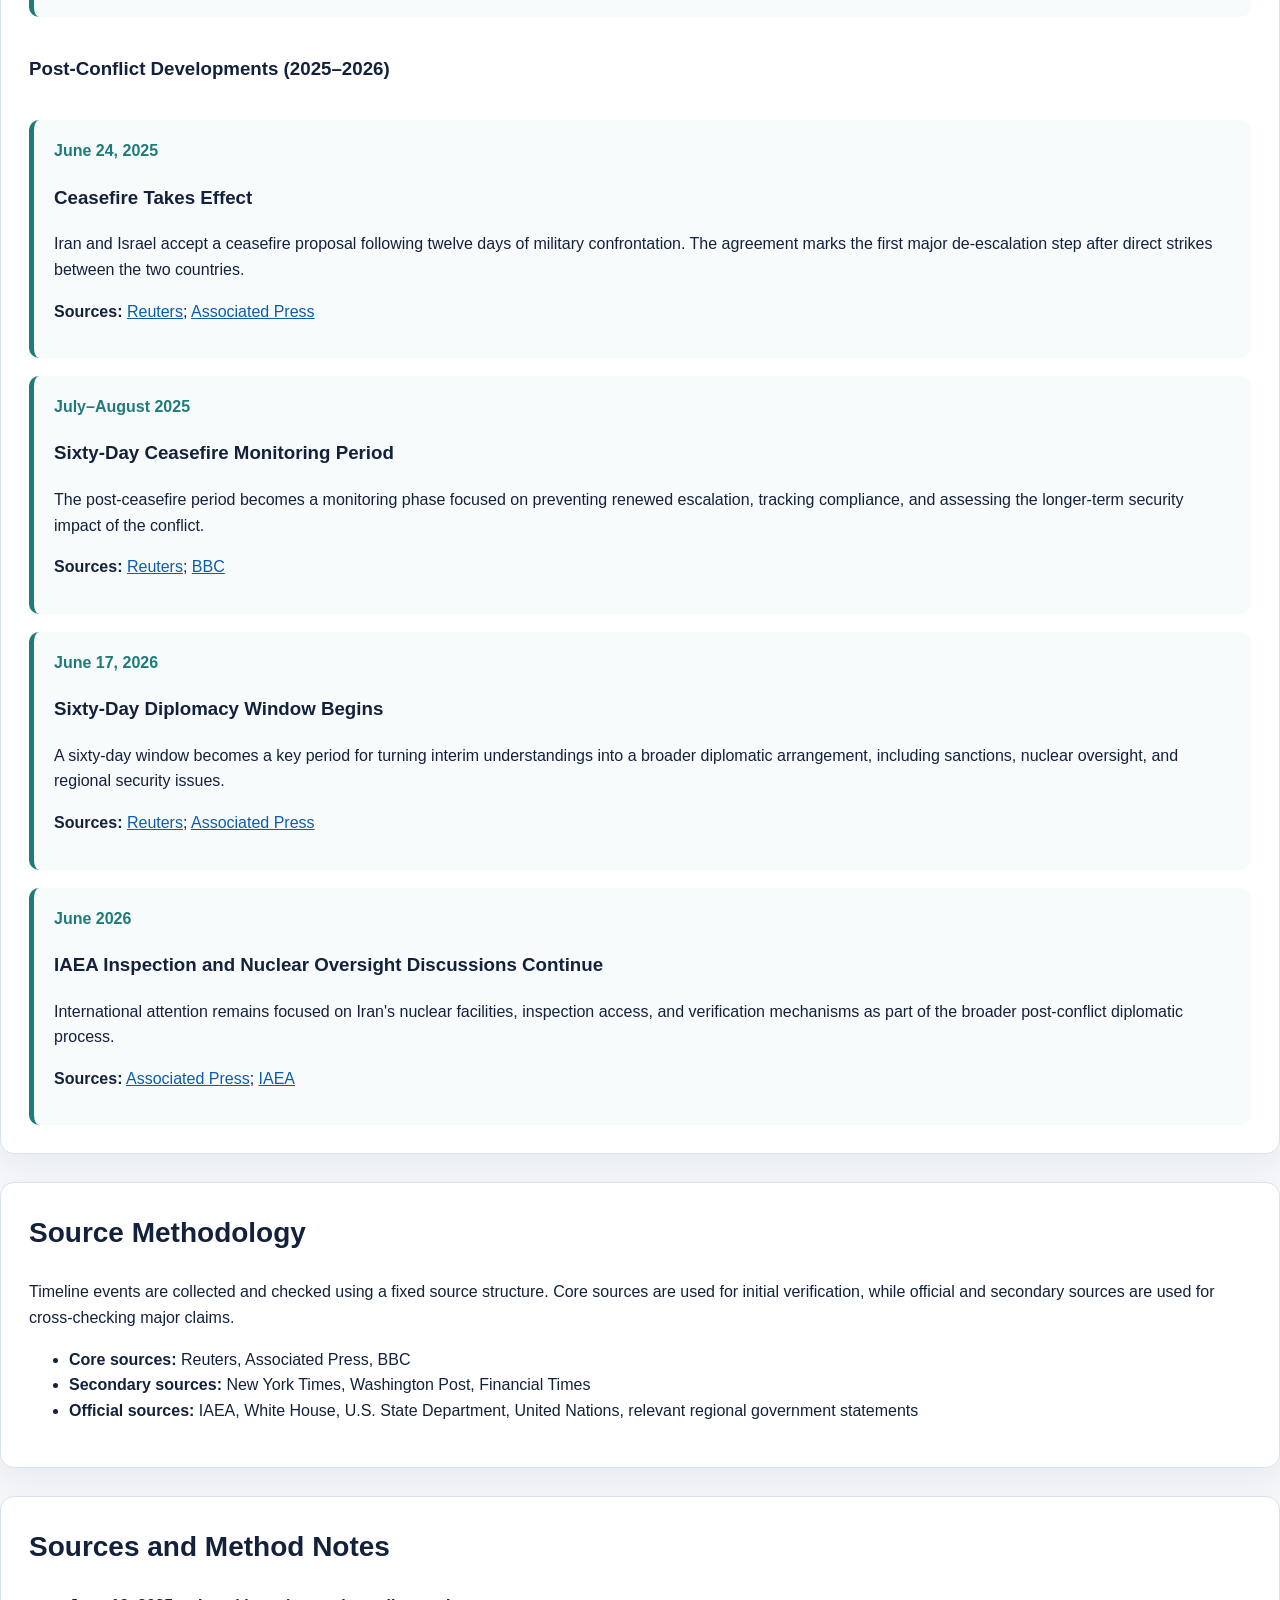
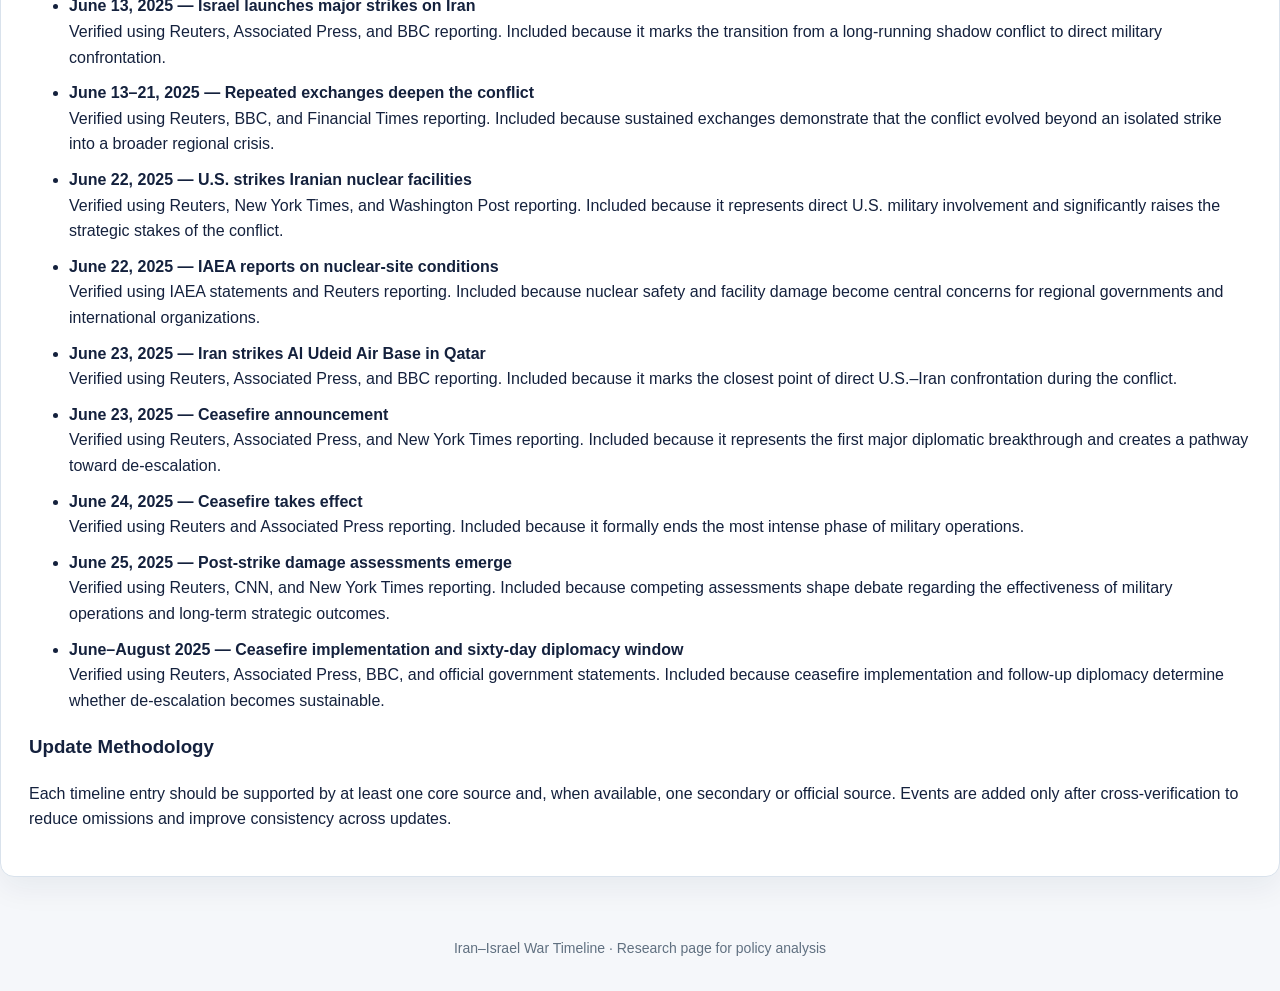
<file: timeline.html>
<!DOCTYPE html>
<html lang="en">
<head>
  <meta charset="UTF-8" />
  <meta name="viewport" content="width=device-width, initial-scale=1.0" />
  <title>Iran–Israel War Timeline</title>
  <style>
    body {
      margin: 0;
      font-family: Arial, Helvetica, sans-serif;
      background: #f5f7fa;
      color: #14213d;
      line-height: 1.6;
    }

    header {
      background: #1f3a40;
      color: white;
      padding: 64px 10%;
    }

    header a {
      color: #cde7ea;
      text-decoration: none;
      font-weight: 700;
    }

    header h1 {
      font-size: 48px;
      margin: 24px 0 12px;
      line-height: 1.1;
    }

    header p {
      max-width: 780px;
      font-size: 18px;
      color: #d9e8ea;
    }

    <nav class="page-nav">
  <a href="#overview">Overview</a>
  <a href="#key-facts">Key Facts</a>
  <a href="#timeline">Timeline</a>
  <a href="#turning-points">Key Turning Points</a>
  <a href="#source-methodology">Source Methodology</a>
  <a href="#sources">Sources</a>
</nav>

    main {
      width: min(1100px, 90%);
      margin: 40px auto;
    }

    .section {
      background: white;
      border: 1px solid #d9e2ec;
      border-radius: 14px;
      padding: 28px;
      margin-bottom: 28px;
      box-shadow: 0 12px 30px rgba(20, 33, 61, 0.06);
    }

    h2 {
      margin-top: 0;
      font-size: 28px;
    }

    .timeline {
      display: grid;
      gap: 18px;
    }

    .event {
      border-left: 5px solid #1f7a7a;
      padding: 18px 20px;
      background: #f8fbfc;
      border-radius: 10px;
    }

    .event.turning-point {
      border-left-color: #c56b1d;
      background: #fff8f0;
    }

    .date {
      font-weight: 800;
      color: #1f7a7a;
      margin-bottom: 6px;
    }

    .event.turning-point .date {
      color: #a85010;
    }

    .tag {
      display: inline-block;
      margin-bottom: 8px;
      padding: 4px 10px;
      border-radius: 999px;
      background: #e5f2f2;
      color: #145858;
      font-size: 13px;
      font-weight: 700;
    }

    .turning-point .tag {
      background: #fde8cf;
      color: #8a430a;
    }

    a {
      color: #0b5cad;
    }

    .sources li {
      margin-bottom: 10px;
    }
  
    .page-nav {
    background: white;
    padding: 16px 32px;
    text-align: center;
    border-bottom: 1px solid #d8dee9;
    }

    .page-nav a {
    margin: 0 16px;
    color: #0b5cad;
    font-weight: 600;
    text-decoration: none;
    }

    .page-nav a:hover {
    text-decoration: underline;
    }

    footer {
      text-align: center;
      padding: 32px;
      color: #607080;
      font-size: 14px;
    }

    .facts-grid {
  display: grid;
  grid-template-columns: repeat(auto-fit, minmax(220px, 1fr));
  gap: 16px;
}

.fact-card {
  background: #f8fbfc;
  border: 1px solid #d9e2ec;
  border-radius: 12px;
  padding: 18px;
}

.fact-card span {
  display: block;
  color: #607080;
  font-size: 14px;
  font-weight: 700;
  margin-bottom: 8px;
}

.fact-card strong {
  font-size: 18px;
  color: #14213d;
}
  </style>
</head>
<body>
  <header>
    <a href="index.html">← Back to Dashboard</a>
    <h1>Iran–Israel War Timeline</h1>
    <p>
    Track major developments related to the Iran–Israel conflict, regional security dynamics, diplomatic efforts, and international responses from 2025 onward.
    </p>
  </header>

  <nav class="page-nav">
    <a href="#overview">Overview</a>
    <a href="#key-facts">Key Facts</a>
    <a href="#timeline">Timeline</a>
    <a href="#turning-points">Key Turning Points</a>
    <a href="#source-methodology">Source Methodology</a>
    <a href="#sources">Sources</a>
</nav>

  <main>
    <section id="overview" class="section">
      <h2>Overview</h2>
      <p>
        This page collects key events in the June 2025 Iran–Israel conflict and highlights the
        major turning points that changed the trajectory of the crisis. It is designed as a research
        companion to the policy dashboard, using news agencies, official nuclear-monitoring sources,
        and policy analysis outlets as reference points.
      </p>
      <p>
        <strong>Current Status:</strong> As of late June 2025, active military operations had largely paused under a ceasefire and de-escalation framework. However, regional tensions remained high, and long-term political and security disputes remained unresolved.
      </p>
      <p>
        While a ceasefire was reached, debate continues regarding the long-term impact on Iran's nuclear program, regional deterrence, and U.S. involvement in the conflict.
      </p>
    </section>
    
    <section id="key-facts" class="section">
        <h2>Key Facts</h2>
      
        <div class="facts-grid">
      
          <div class="fact-card">
            <span>Conflict Period</span>
            <strong>June 13–25, 2025</strong>
          </div>
      
          <div class="fact-card">
            <span>Key Turning Points</span>
            <strong>4</strong>
          </div>
      
          <div class="fact-card">
            <span>Main Actors</span>
            <strong>Iran, Israel, United States</strong>
          </div>
      
          <div class="fact-card">
            <span>Primary Sources</span>
            <strong>Reuters, AP, BBC, IAEA, NYT, WaPo</strong>
          </div>

          <div class="fact-card">
            <span>Current Status</span>
            <strong>Post-Conflict Monitoring Phase</strong>
          </div>

          <div class="fact-card">
            <span>Conflict Outcome</span>
            <strong>Ceasefire Reached, Conflict Ended, Regional Effects Ongoing</strong>
          </div>
      
        </div>
      </section>
      
      <section id="turning-points" class="section">
        <h2>Key Turning Points</h2>
        <ol>
          <li><strong>June 13:</strong> Israel’s opening strikes transform the shadow conflict into open war.</li>
          <li><strong>June 22:</strong> U.S. strikes on Iranian nuclear sites raise the stakes dramatically.</li>
          <li><strong>June 23:</strong> Iran’s strike on Al Udeid risks direct U.S.–Iran escalation.</li>
          <li><strong>June 23–24:</strong> The ceasefire announcement and acceptance create the first diplomatic off-ramp.</li>
          <li><strong>Post-strike assessments:</strong> Disputes over nuclear damage shape the longer-term policy debate.</li>
        </ol>
      </section>

    <section id="timeline" class="section">
      <h2>Timeline</h2>

      <div class="timeline">
        <article class="event turning-point">
          <div class="date">June 13, 2025</div>
          <span class="tag">Turning Point</span>
          <h3>Israel launches major strikes on Iran</h3>
          <p>
            Israel begins a large-scale operation against Iranian military and nuclear-related targets.
            The strike marks the shift from long-running shadow conflict to direct military confrontation.
          </p>
          <p>
            <strong>Why it matters:</strong> This is the opening escalation that turns the crisis into
            a direct Israel–Iran war.
          </p>
          <p class="source">
            <strong>Sources:</strong>
            <a href="https://www.reuters.com/world/middle-east/" target="_blank" rel="noopener noreferrer">Reuters</a>;
            <a href="https://apnews.com/hub/middle-east" target="_blank" rel="noopener noreferrer">Associated Press</a>;
            <a href="https://www.bbc.com/news/world/middle_east" target="_blank" rel="noopener noreferrer">BBC News</a>
          </p>
        </article>

        <article class="event">
          <div class="date">June 13, 2025</div>
          <span class="tag">Retaliation</span>
          <h3>Iran retaliates with missile attacks on Israel</h3>
          <p>
            Iran launches retaliatory missile attacks against Israel following Israeli strikes on Iranian military and nuclear facilities. Air raid sirens sound across multiple Israeli cities, including Jerusalem and Tel Aviv, marking the beginning of direct state-to-state military exchanges.
          </p>
          <p>
            <strong>Why it matters:</strong> The conflict becomes a two-sided exchange rather than a
            one-off Israeli strike.
          </p>
          <p class="source">
            <strong>Sources:</strong>
            <a href="https://www.reuters.com/world/middle-east/" target="_blank" rel="noopener noreferrer">Reuters</a>;
            <a href="https://apnews.com/hub/middle-east" target="_blank" rel="noopener noreferrer">AP</a>
          </p>
        </article>

        <article class="event">
          <div class="date">June 14–21, 2025</div>
          <span class="tag">Escalation</span>
          <h3>Repeated exchanges deepen the conflict</h3>
          <p>
            Israel and Iran continue strikes over several days. Regional governments and global markets
            monitor the risk of a wider war and possible disruption to Gulf energy flows.
          </p>
          <p>
            <strong>Why it matters:</strong> The war expands from a short shock into a sustained crisis.
          </p>
          <p class="source">
            <strong>Sources:</strong>
            <a href="https://www.reuters.com/world/middle-east/" target="_blank" rel="noopener noreferrer">Reuters</a>;
            <a href="https://www.bbc.com/news/world/middle_east" target="_blank" rel="noopener noreferrer">BBC News</a>;
            <a href="https://www.ft.com/middle-east" target="_blank" rel="noopener noreferrer">Financial Times</a>
          </p>
        </article>

        <article class="event turning-point">
          <div class="date">June 22, 2025</div>
          <span class="tag">Turning Point</span>
          <h3>United States strikes Iranian nuclear sites</h3>
          <p>
            The United States launches coordinated strikes against three major Iranian nuclear facilities—Fordow, Natanz, and Isfahan—marking direct U.S. military involvement in the conflict and a major escalation of regional tensions.
          </p>
          <p>
            <strong>Why it matters:</strong> U.S. military involvement changes the war from a bilateral
            Israel–Iran conflict into a direct U.S.–Iran confrontation risk.
          </p>
          <p class="source">
            <strong>Sources:</strong>
            <a href="https://www.reuters.com/world/middle-east/" target="_blank" rel="noopener noreferrer">Reuters</a>;
            <a href="https://www.nytimes.com/section/world/middleeast" target="_blank" rel="noopener noreferrer">New York Times</a>;
            <a href="https://www.washingtonpost.com/world/" target="_blank" rel="noopener noreferrer">Washington Post</a>
          </p>
        </article>

        <article class="event">
          <div class="date">June 22, 2025</div>
          <span class="tag">Nuclear Risk</span>
          <h3>IAEA reports no unusual off-site radiation levels</h3>
          <p>
            Following strikes on nuclear-related sites, the IAEA reports that no increased off-site
            radiation levels had been detected.
          </p>
          <p>
            <strong>Why it matters:</strong> Nuclear contamination risk becomes a central concern for
            Gulf states and international monitors.
          </p>
          <p class="source">
            <strong>Sources:</strong>
            <a href="https://www.iaea.org/news" target="_blank" rel="noopener noreferrer">IAEA</a>;
            <a href="https://www.reuters.com/world/middle-east/" target="_blank" rel="noopener noreferrer">Reuters</a>
          </p>
        </article>

        <article class="event">
          <div class="date">June 22, 2025</div>
          <span class="tag">Nuclear Facilities</span>
          <h3>IAEA says Isfahan tunnel entrances were hit</h3>
          <p>
            The IAEA states that entrances to underground tunnels at Iran’s Isfahan nuclear complex,
            associated with enriched uranium storage, were impacted.
          </p>
          <p>
            <strong>Why it matters:</strong> The status of Iran’s enriched uranium stockpile becomes a
            major post-strike question.
          </p>
          <p class="source">
            <strong>Sources:</strong>
            <a href="https://www.iaea.org/news" target="_blank" rel="noopener noreferrer">IAEA</a>;
            <a href="https://www.reuters.com/world/middle-east/" target="_blank" rel="noopener noreferrer">Reuters</a>
          </p>
        </article>

        <article class="event turning-point">
          <div class="date">June 23, 2025</div>
          <span class="tag">Turning Point</span>
          <h3>Iran strikes Al Udeid Air Base in Qatar</h3>
          <p>
            Iran retaliates against the United States by launching missiles toward Al Udeid Air Base
            in Qatar, a major U.S. military hub in the Gulf.
          </p>
          <p>
            <strong>Why it matters:</strong> This creates the clearest risk of direct U.S.–Iran escalation,
            but also opens space for a calibrated off-ramp.
          </p>
          <p class="source">
            <strong>Sources:</strong>
            <a href="https://www.reuters.com/world/middle-east/" target="_blank" rel="noopener noreferrer">Reuters</a>;
            <a href="https://apnews.com/hub/middle-east" target="_blank" rel="noopener noreferrer">Associated Press</a>;
            <a href="https://www.bbc.com/news/world/middle_east" target="_blank" rel="noopener noreferrer">BBC News</a>
          </p>
        </article>

        <article class="event turning-point">
          <div class="date">June 23, 2025</div>
          <span class="tag">Turning Point</span>
          <h3>Trump announces Israel–Iran ceasefire</h3>
          <p>
            U.S. President Donald Trump says Israel and Iran have agreed to a “complete and total”
            ceasefire.
          </p>
          <p>
            <strong>Why it matters:</strong> This is the first clear diplomatic break in the fighting.
          </p>
          <p class="source">
            <strong>Sources:</strong>
            <a href="https://www.reuters.com/world/middle-east/" target="_blank" rel="noopener noreferrer">Reuters</a>;
            <a href="https://apnews.com/hub/middle-east" target="_blank" rel="noopener noreferrer">Associated Press</a>;
            <a href="https://www.nytimes.com/section/world/middleeast" target="_blank" rel="noopener noreferrer">New York Times</a>
          </p>
        </article>

        <article class="event">
          <div class="date">June 24, 2025</div>
          <span class="tag">Ceasefire</span>
          <h3>Israel accepts U.S. ceasefire proposal</h3>
          <p>
            Israeli Prime Minister Benjamin Netanyahu’s office says Israel has agreed to the U.S.
            ceasefire proposal after achieving its stated operational goals.
          </p>
          <p>
            <strong>Why it matters:</strong> The ceasefire moves from announcement to official acceptance.
          </p>
          <p class="source">
            <strong>Sources:</strong>
            <a href="https://www.reuters.com/world/middle-east/" target="_blank">Reuters</a>;
            <a href="https://apnews.com/hub/middle-east" target="_blank">Associated Press</a>
          </p>
        </article>

        <article class="event">
          <div class="date">June 25, 2025</div>
          <span class="tag">Assessment</span>
          <h3>Questions emerge over damage to Iran’s nuclear program</h3>
          <p>
            Reporting based on preliminary U.S. intelligence assessments raises questions about whether
            U.S. strikes destroyed Iran’s nuclear capability or only delayed it.
          </p>
          <p>
            <strong>Why it matters:</strong> Competing damage assessments shape the political debate over
            whether the war achieved its strategic goals.
          </p>
          <p class="source">
            <strong>Sources:</strong>
            <a href="https://www.reuters.com/world/middle-east/" target="_blank">Reuters</a>;
            <a href="https://www.cnn.com/middleeast" target="_blank">CNN</a>;
            <a href="https://www.nytimes.com/section/world/middleeast" target="_blank">New York Times</a>
          </p>
        </article>
        
        <h3 class="timeline-subsection">Post-Conflict Developments (2025–2026)</h3>

<article class="event">
  <div class="date">June 24, 2025</div>
  <h3>Ceasefire Takes Effect</h3>
  <p>
    Iran and Israel accept a ceasefire proposal following twelve days of military confrontation. The agreement marks the first major de-escalation step after direct strikes between the two countries.
  </p>
  <p class="source">
    <strong>Sources:</strong>
    <a href="https://www.reuters.com/world/middle-east/" target="_blank" rel="noopener noreferrer">Reuters</a>;
    <a href="https://apnews.com/hub/iran" target="_blank" rel="noopener noreferrer">Associated Press</a>
  </p>
</article>

<article class="event">
  <div class="date">July–August 2025</div>
  <h3>Sixty-Day Ceasefire Monitoring Period</h3>
  <p>
    The post-ceasefire period becomes a monitoring phase focused on preventing renewed escalation, tracking compliance, and assessing the longer-term security impact of the conflict.
  </p>
  <p class="source">
    <strong>Sources:</strong>
    <a href="https://www.reuters.com/world/middle-east/" target="_blank" rel="noopener noreferrer">Reuters</a>;
    <a href="https://www.bbc.com/news/world/middle_east" target="_blank" rel="noopener noreferrer">BBC</a>
  </p>
</article>

<article class="event">
  <div class="date">June 17, 2026</div>
  <h3>Sixty-Day Diplomacy Window Begins</h3>
  <p>
    A sixty-day window becomes a key period for turning interim understandings into a broader diplomatic arrangement, including sanctions, nuclear oversight, and regional security issues.
  </p>
  <p class="source">
    <strong>Sources:</strong>
    <a href="https://www.reuters.com/world/middle-east/irans-un-ambassador-cites-good-progress-peace-talks-denies-us-commodity-purchase-2026-06-23/" target="_blank" rel="noopener noreferrer">Reuters</a>;
    <a href="https://apnews.com/article/875ee115cacd1f5923052b70f2be4124" target="_blank" rel="noopener noreferrer">Associated Press</a>
  </p>
</article>

<article class="event">
  <div class="date">June 2026</div>
  <h3>IAEA Inspection and Nuclear Oversight Discussions Continue</h3>
  <p>
    International attention remains focused on Iran's nuclear facilities, inspection access, and verification mechanisms as part of the broader post-conflict diplomatic process.
  </p>
  <p class="source">
    <strong>Sources:</strong>
    <a href="https://apnews.com/article/875ee115cacd1f5923052b70f2be4124" target="_blank" rel="noopener noreferrer">Associated Press</a>;
    <a href="https://www.iaea.org/news" target="_blank" rel="noopener noreferrer">IAEA</a>
  </p>
</article>
      </div>
    </section>

    <section class="section" id="source-methodology">
        <h2>Source Methodology</h2>
        <p>
          Timeline events are collected and checked using a fixed source structure.
          Core sources are used for initial verification, while official and secondary sources
          are used for cross-checking major claims.
        </p>
      
        <ul>
          <li><strong>Core sources:</strong> Reuters, Associated Press, BBC</li>
          <li><strong>Secondary sources:</strong> New York Times, Washington Post, Financial Times</li>
          <li><strong>Official sources:</strong> IAEA, White House, U.S. State Department, United Nations, relevant regional government statements</li>
        </ul>
      </section>

    <section id="sources" class="section">
      <h2>Sources and Method Notes</h2>
      
      <ul class="sources">

        <li>
        <strong>June 13, 2025 — Israel launches major strikes on Iran</strong><br>
        Verified using Reuters, Associated Press, and BBC reporting. Included because it marks the transition from a long-running shadow conflict to direct military confrontation.
        </li>
        
        <li>
        <strong>June 13–21, 2025 — Repeated exchanges deepen the conflict</strong><br>
        Verified using Reuters, BBC, and Financial Times reporting. Included because sustained exchanges demonstrate that the conflict evolved beyond an isolated strike into a broader regional crisis.
        </li>
        
        <li>
        <strong>June 22, 2025 — U.S. strikes Iranian nuclear facilities</strong><br>
        Verified using Reuters, New York Times, and Washington Post reporting. Included because it represents direct U.S. military involvement and significantly raises the strategic stakes of the conflict.
        </li>
        
        <li>
        <strong>June 22, 2025 — IAEA reports on nuclear-site conditions</strong><br>
        Verified using IAEA statements and Reuters reporting. Included because nuclear safety and facility damage become central concerns for regional governments and international organizations.
        </li>
        
        <li>
        <strong>June 23, 2025 — Iran strikes Al Udeid Air Base in Qatar</strong><br>
        Verified using Reuters, Associated Press, and BBC reporting. Included because it marks the closest point of direct U.S.–Iran confrontation during the conflict.
        </li>
        
        <li>
        <strong>June 23, 2025 — Ceasefire announcement</strong><br>
        Verified using Reuters, Associated Press, and New York Times reporting. Included because it represents the first major diplomatic breakthrough and creates a pathway toward de-escalation.
        </li>
        
        <li>
        <strong>June 24, 2025 — Ceasefire takes effect</strong><br>
        Verified using Reuters and Associated Press reporting. Included because it formally ends the most intense phase of military operations.
        </li>
        
        <li>
        <strong>June 25, 2025 — Post-strike damage assessments emerge</strong><br>
        Verified using Reuters, CNN, and New York Times reporting. Included because competing assessments shape debate regarding the effectiveness of military operations and long-term strategic outcomes.
        </li>
        
        <li>
        <strong>June–August 2025 — Ceasefire implementation and sixty-day diplomacy window</strong><br>
        Verified using Reuters, Associated Press, BBC, and official government statements. Included because ceasefire implementation and follow-up diplomacy determine whether de-escalation becomes sustainable.
        </li>
        
      </ul>

      <h3>Update Methodology</h3>
        <p>
        Each timeline entry should be supported by at least one core source and, when available, one secondary or official source. Events are added only after cross-verification to reduce omissions and improve consistency across updates.
        </p>
    </section>
  </main>

  <footer>
    Iran–Israel War Timeline · Research page for policy analysis
  </footer>
</body>
</html>
</file>
<file: styles.css>
:root {
    --bg: #f5f7fa;
    --surface: #ffffff;
    --surface-muted: #eef3f7;
    --text: #17202a;
    --muted: #5f6f7f;
    --border: #d9e1e8;
    --accent: #2f6f73;
    --accent-dark: #214f52;
    --accent-soft: #e3f0f1;
    --warning: #9a5b1f;
    --shadow: 0 14px 34px rgba(23, 32, 42, 0.08);
}

* {
    box-sizing: border-box;
}

body {
    margin: 0;
    background: var(--bg);
    color: var(--text);
    font-family: Arial, Helvetica, sans-serif;
    line-height: 1.5;
}

a {
    color: inherit;
}

.site-header {
    background: #20323b;
    color: #ffffff;
    padding: 42px 24px 34px;
}

.header-content,
.dashboard {
    max-width: 1180px;
    margin: 0 auto;
}

.header-content {
    display: flex;
    align-items: flex-end;
    justify-content: space-between;
    gap: 28px;
}

.eyebrow {
    margin: 0 0 8px;
    color: #b9d7d9;
    font-size: 0.78rem;
    font-weight: 700;
    letter-spacing: 0;
    text-transform: uppercase;
}

h1,
h2,
p {
    margin-top: 0;
}

h1 {
    margin-bottom: 12px;
    font-size: clamp(2rem, 4vw, 3.6rem);
    line-height: 1.05;
}

.header-summary {
    max-width: 680px;
    margin-bottom: 10px;
    color: #d8e4e7;
    font-size: 1.05rem;
}

.last-updated {
    margin-bottom: 0;
    color: #b9d7d9;
    font-size: 0.92rem;
    font-weight: 700;
}

.header-stat {
    min-width: 148px;
    padding: 18px;
    border: 1px solid rgba(255, 255, 255, 0.22);
    border-radius: 8px;
    background: rgba(255, 255, 255, 0.08);
    text-align: center;
}

.header-stat span {
    display: block;
    font-size: 2rem;
    font-weight: 800;
}

.header-stat small {
    color: #c8d8dc;
}

.dashboard {
    padding: 28px 24px 44px;
}

.toolbar {
    padding: 20px;
    border: 1px solid var(--border);
    border-radius: 8px;
    background: var(--surface);
    box-shadow: var(--shadow);
}

.search-label {
    display: block;
    margin-bottom: 8px;
    color: var(--muted);
    font-size: 0.86rem;
    font-weight: 700;
}

.search-row {
    display: grid;
    grid-template-columns: 1fr auto;
    gap: 10px;
}

input[type="search"] {
    width: 100%;
    min-height: 46px;
    padding: 0 14px;
    border: 1px solid var(--border);
    border-radius: 6px;
    color: var(--text);
    font: inherit;
}

input[type="search"]:focus {
    border-color: var(--accent);
    outline: 3px solid rgba(47, 111, 115, 0.18);
}

button {
    min-height: 42px;
    border: 1px solid var(--border);
    border-radius: 6px;
    background: #ffffff;
    color: var(--text);
    cursor: pointer;
    font: inherit;
    font-weight: 700;
}

button:hover {
    border-color: var(--accent);
    color: var(--accent-dark);
}

#clearSearch {
    padding: 0 18px;
}

.filter-group {
    display: flex;
    flex-wrap: wrap;
    gap: 10px;
    margin-top: 16px;
}

.filter-button {
    padding: 0 14px;
}

.filter-button.active {
    border-color: var(--accent);
    background: var(--accent);
    color: #ffffff;
}

.results-header {
    display: flex;
    align-items: flex-end;
    justify-content: space-between;
    gap: 18px;
    margin: 30px 0 18px;
}

.results-header h2 {
    margin-bottom: 4px;
    font-size: 1.35rem;
}

.results-header p {
    margin-bottom: 0;
    color: var(--muted);
}

.active-category {
    display: inline-flex;
    align-items: center;
    min-height: 34px;
    padding: 0 12px;
    border-radius: 6px;
    background: var(--surface-muted);
    color: var(--accent-dark);
    font-size: 0.9rem;
    font-weight: 700;
    white-space: nowrap;
}

.reports-grid {
    display: grid;
    grid-template-columns: repeat(3, minmax(0, 1fr));
    gap: 18px;
}

.report-card {
    display: flex;
    min-height: 330px;
    flex-direction: column;
    padding: 20px;
    border: 1px solid var(--border);
    border-radius: 8px;
    background: var(--surface);
}

.report-card:hover {
    border-color: #b7c9d4;
    box-shadow: var(--shadow);
}

.report-meta {
    display: flex;
    flex-wrap: wrap;
    gap: 8px;
    margin-bottom: 14px;
}

.source-badge,
.category-badge,
.date-badge {
    display: inline-flex;
    align-items: center;
    min-height: 28px;
    padding: 0 9px;
    border-radius: 5px;
    font-size: 0.78rem;
    font-weight: 700;
}

.source-badge {
    background: #e8edf2;
    color: #2c3f4b;
}

.category-badge {
    background: var(--accent-soft);
    color: var(--accent-dark);
}

.date-badge {
    background: #f3eadf;
    color: var(--warning);
}

.report-card h3 {
    margin: 0 0 10px;
    font-size: 1.14rem;
    line-height: 1.3;
}

.report-card p {
    color: var(--muted);
}

.report-link {
    display: inline-flex;
    align-items: center;
    justify-content: center;
    width: fit-content;
    min-height: 40px;
    margin-top: auto;
    padding: 0 13px;
    border-radius: 6px;
    background: #20323b;
    color: #ffffff;
    font-weight: 700;
    text-decoration: none;
}

.report-link:hover {
    background: var(--accent-dark);
}

.empty-state {
    padding: 40px 20px;
    border: 1px dashed #b7c9d4;
    border-radius: 8px;
    background: var(--surface);
    text-align: center;
}

.empty-state h2 {
    margin-bottom: 8px;
}

.empty-state p {
    margin-bottom: 0;
    color: var(--muted);
}

@media (max-width: 900px) {
    .reports-grid {
        grid-template-columns: repeat(2, minmax(0, 1fr));
    }
}

@media (max-width: 680px) {
    .site-header {
        padding: 32px 18px 28px;
    }

    .dashboard {
        padding: 22px 18px 34px;
    }

    .header-content,
    .results-header {
        align-items: stretch;
        flex-direction: column;
    }

    .header-stat {
        width: 100%;
        text-align: left;
    }

    .search-row {
        grid-template-columns: 1fr;
    }

    #clearSearch {
        width: 100%;
    }

    .filter-group {
        display: grid;
        grid-template-columns: repeat(2, minmax(0, 1fr));
    }

    .filter-button {
        width: 100%;
    }

    .active-category {
        width: fit-content;
    }

    .reports-grid {
        grid-template-columns: 1fr;
    }
}
.header-links {
    margin-top: 16px;
  }
  
  .timeline-link {
    display: inline-block;
    padding: 10px 16px;
    background: rgba(255,255,255,0.12);
    color: white;
    text-decoration: none;
    border-radius: 8px;
    font-weight: 600;
    transition: all 0.2s ease;
  }
  
  .timeline-link:hover {
    background: rgba(255,255,255,0.2);
  }
  .featured-tool {
    display: flex;
    justify-content: space-between;
    align-items: center;
    gap: 24px;
    background: white;
    border: 1px solid #d9e2ec;
    border-radius: 14px;
    padding: 28px;
    margin-bottom: 28px;
    box-shadow: 0 12px 30px rgba(20, 33, 61, 0.06);
  }
  
  .featured-tool h2 {
    margin: 0 0 8px;
    font-size: 28px;
    color: #14213d;
  }
  
  .featured-tool p {
    margin: 0;
    color: #52606d;
  }

  .featured-meta {
    margin-top: 10px;
    font-size: 14px;
    font-weight: 600;
    color: #1f7a7a;
  }
  
  .featured-tool .eyebrow {
    margin-bottom: 8px;
    font-size: 13px;
    font-weight: 800;
    letter-spacing: 0.08em;
    text-transform: uppercase;
    color: #1f7a7a;
  }
  
  .featured-link {
    flex-shrink: 0;
    display: inline-block;
    padding: 12px 18px;
    background: #1f3a40;
    color: white;
    border-radius: 10px;
    text-decoration: none;
    font-weight: 800;
  }
  
  .featured-link:hover {
    background: #2b555c;
  }
  
  @media (max-width: 720px) {
    .featured-tool {
      flex-direction: column;
      align-items: flex-start;
    }
  }
  .track-grid {
    display: grid;
    grid-template-columns: repeat(auto-fit, minmax(280px, 1fr));
    gap: 20px;
    margin-top: 20px;
  }
  
  .track-card {
    background: #ffffff;
    border: 1px solid #d9e2ec;
    border-radius: 12px;
    padding: 20px;
    box-shadow: 0 2px 8px rgba(0, 0, 0, 0.06);
  }
  
  .track-card h3 {
    margin-top: 0;
    color: #0f4c5c;
    font-size: 20px;
  }
  
  .track-card p {
    margin: 8px 0;
    line-height: 1.5;
  }
</file>
